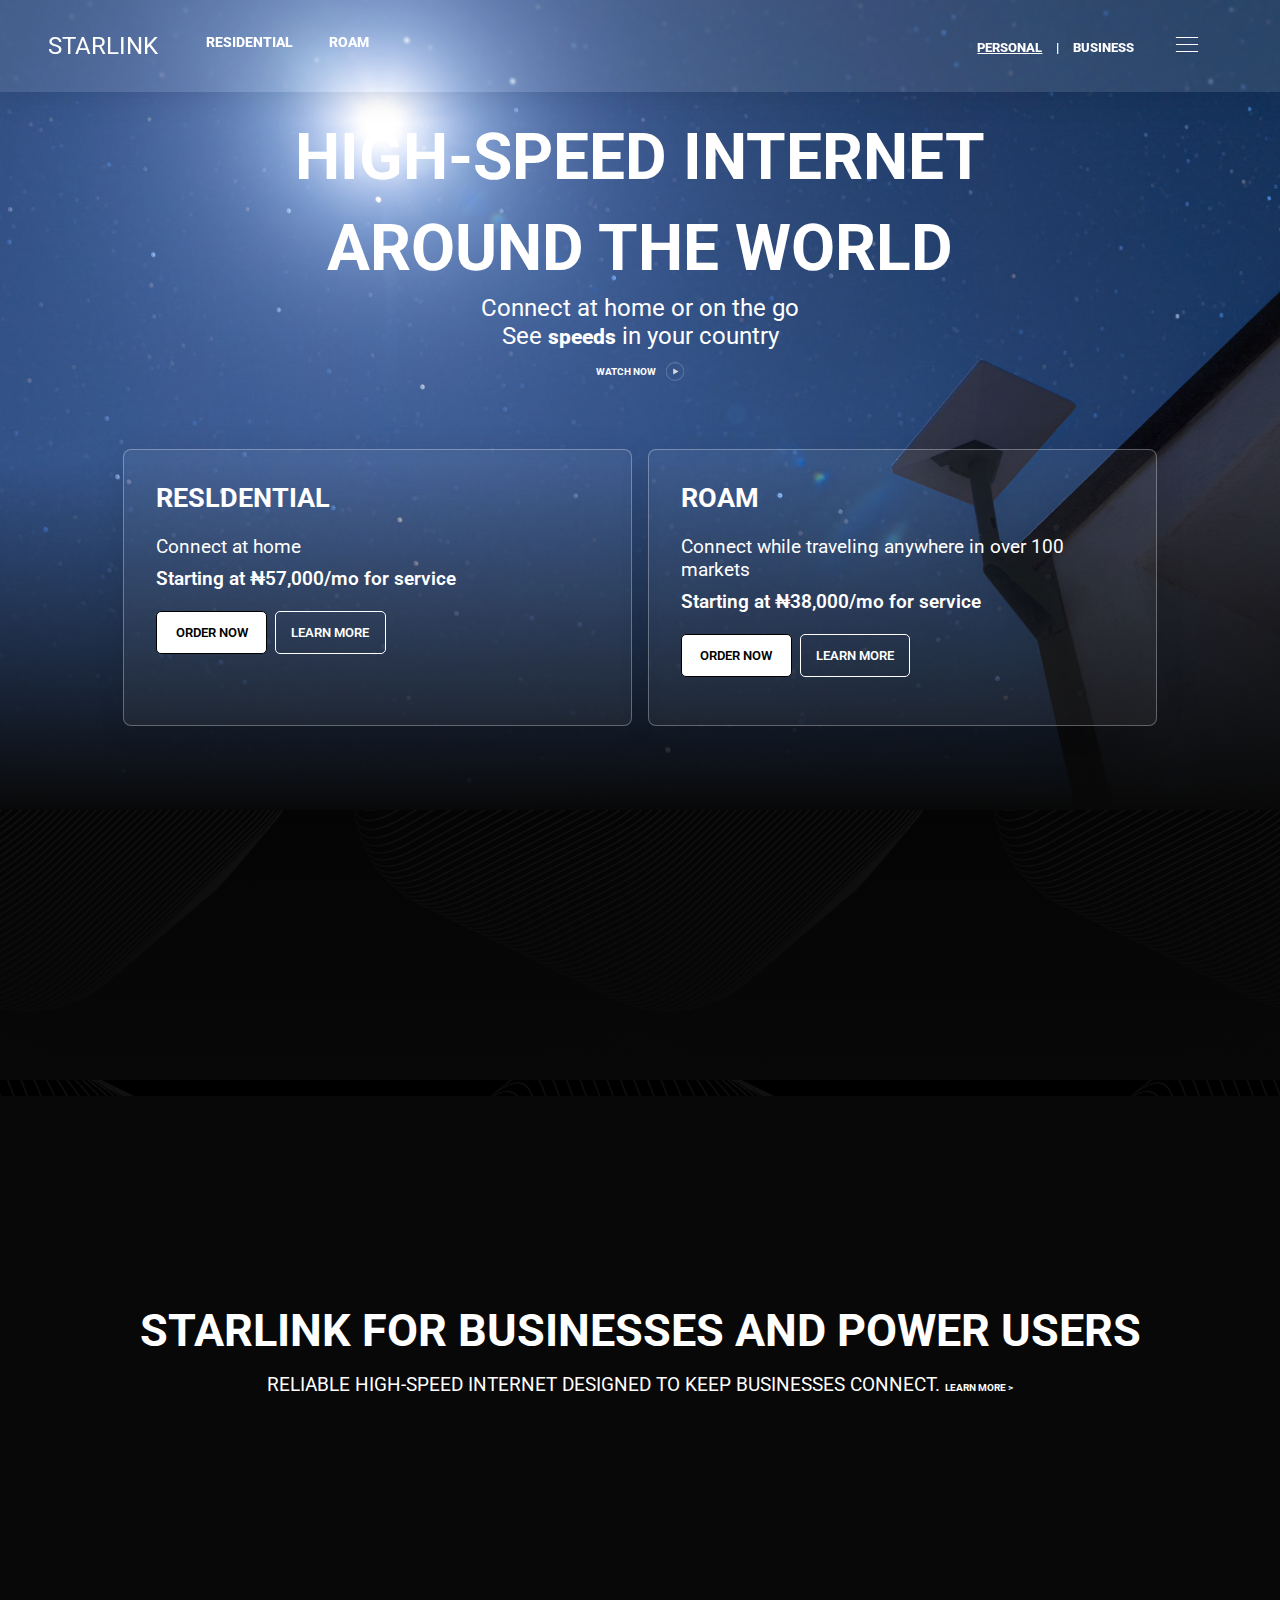
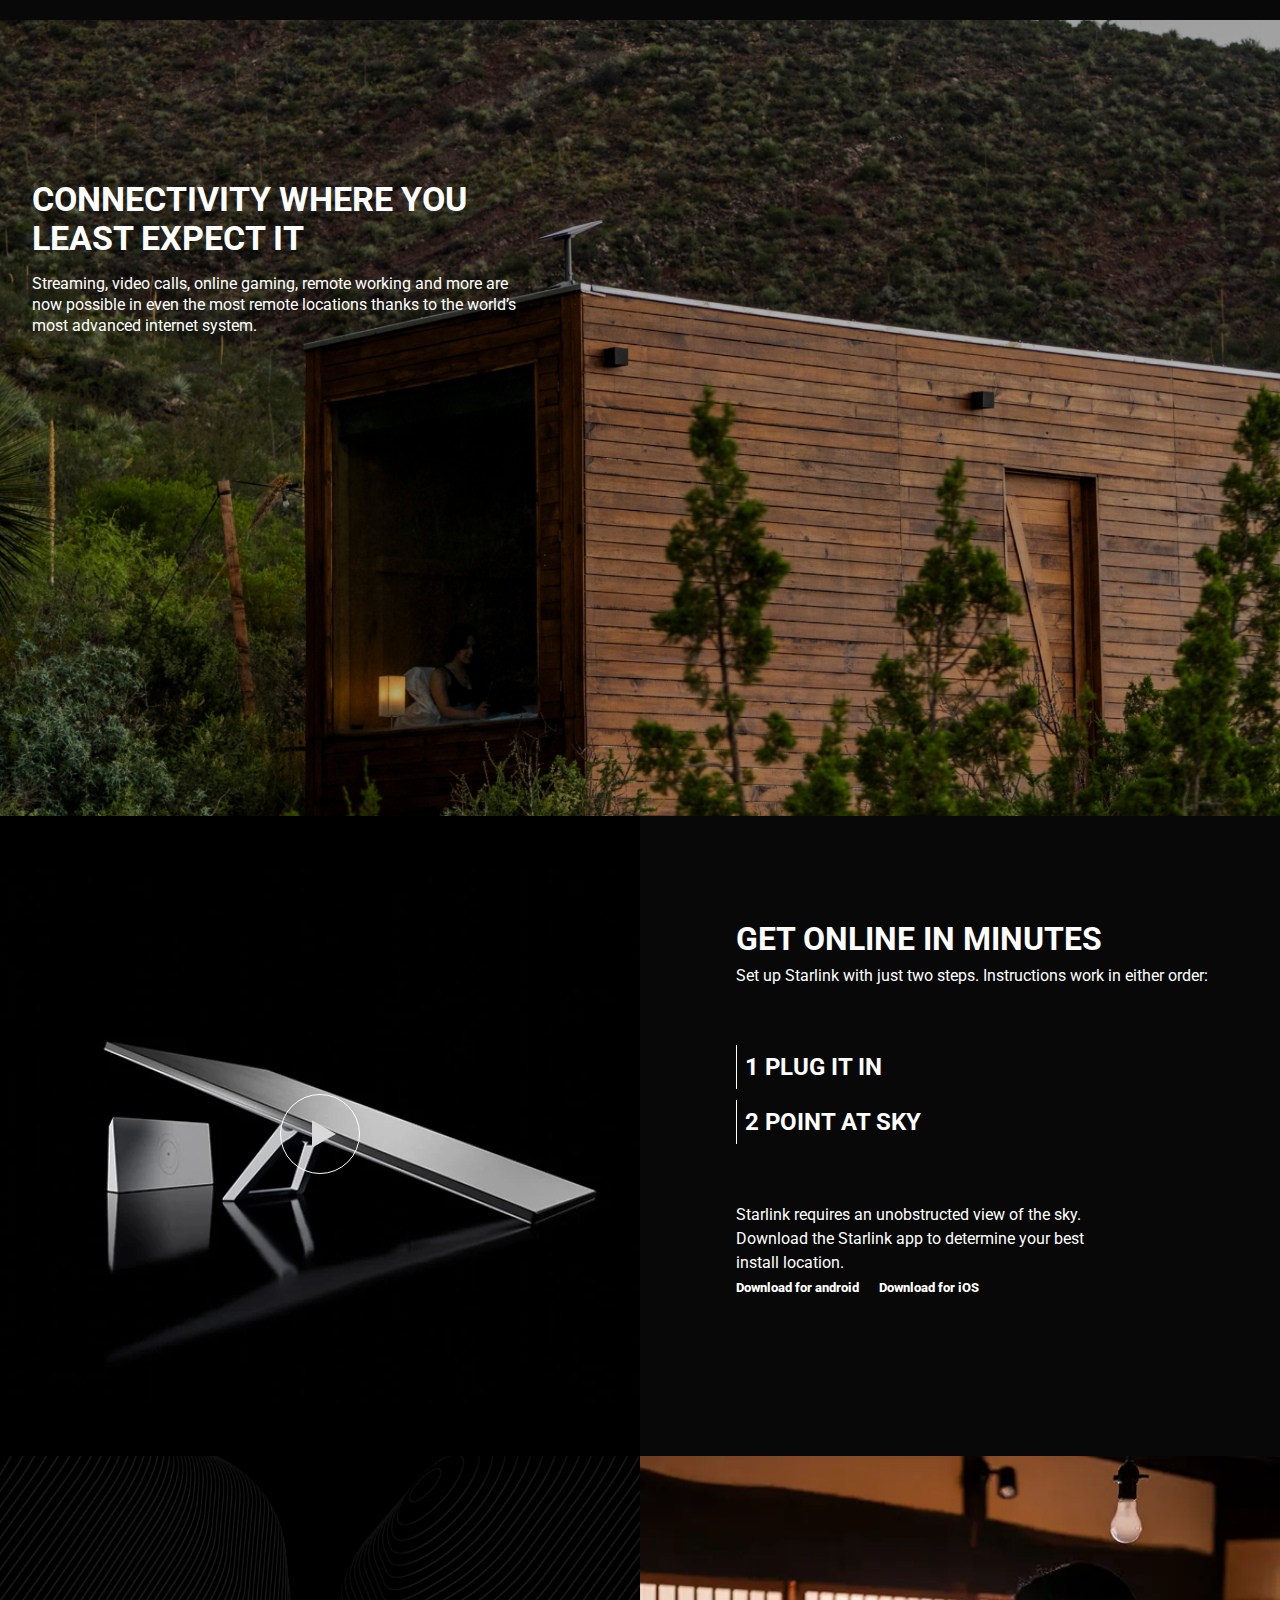
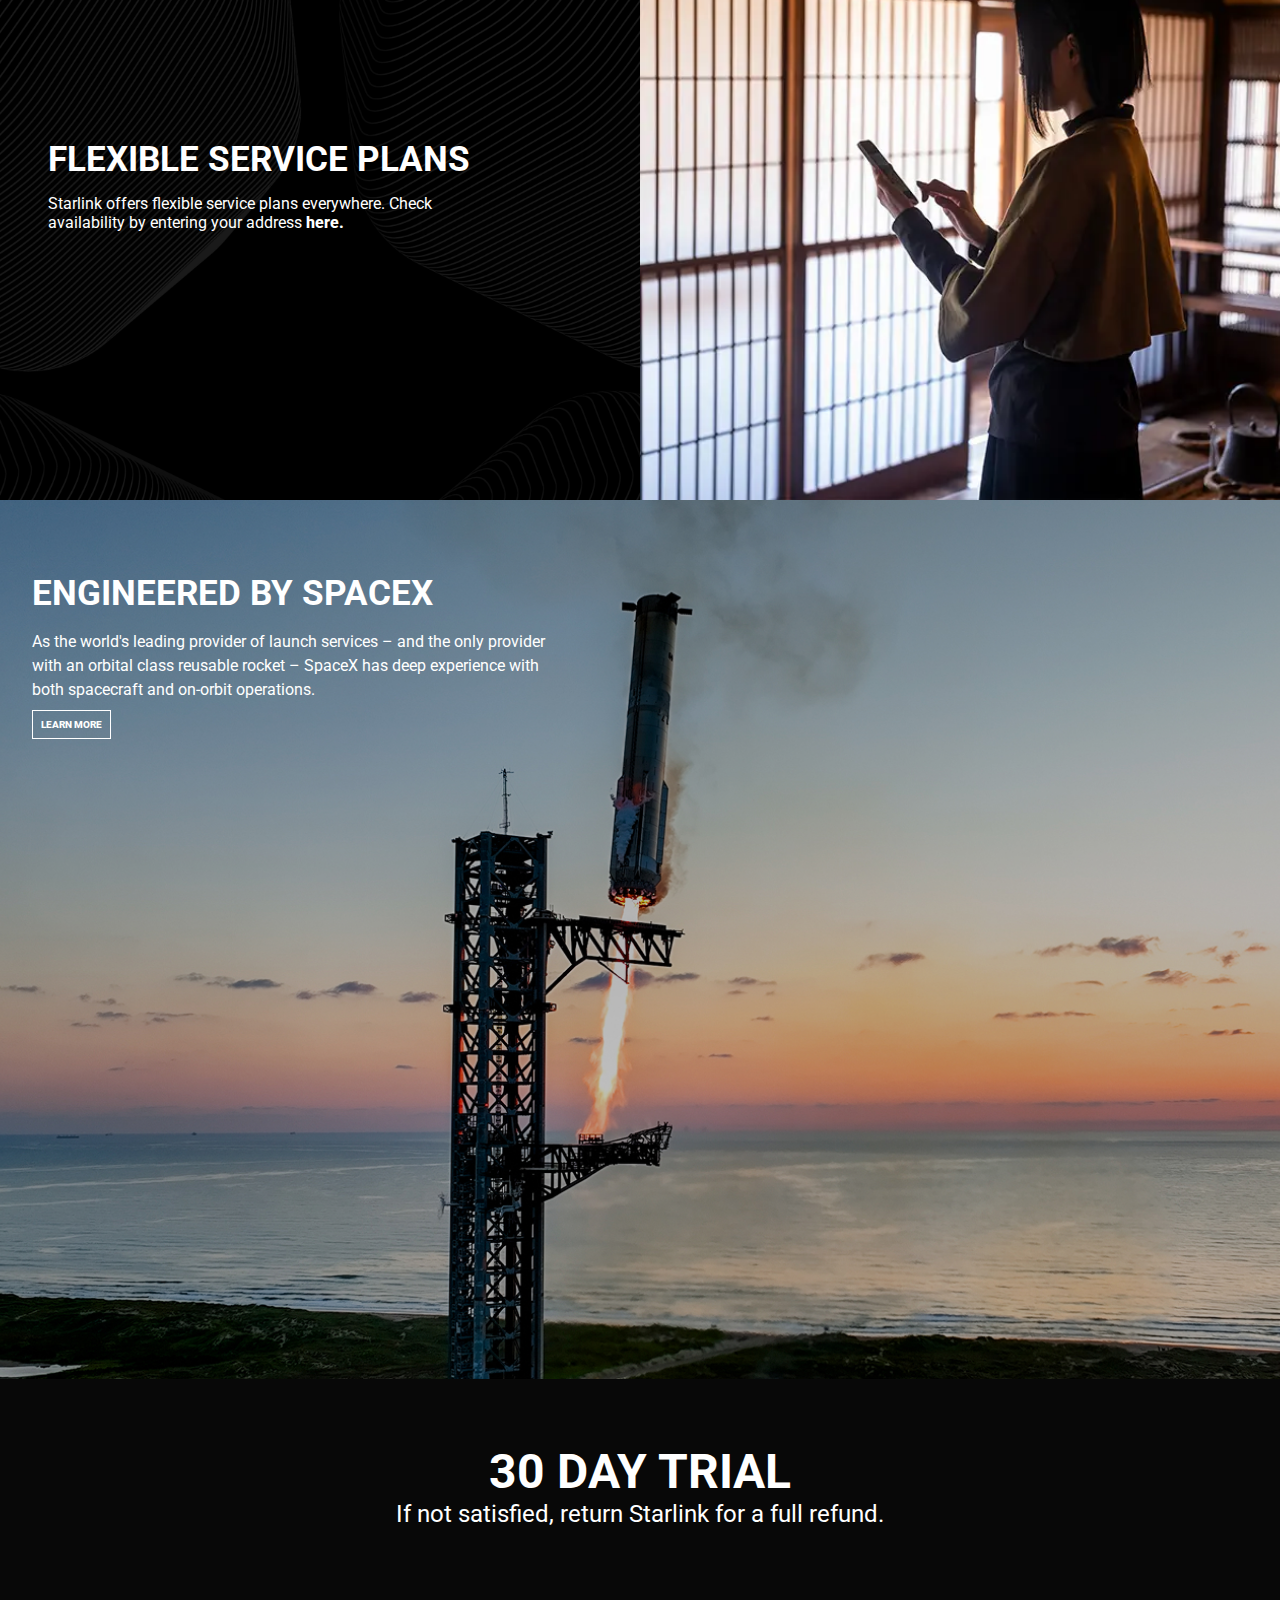
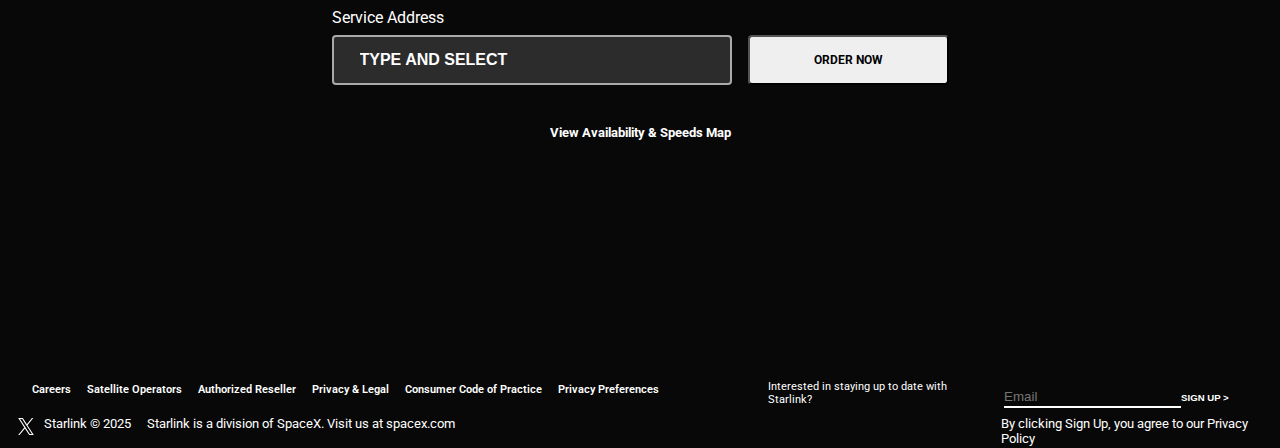
<file: index.html>
<!DOCTYPE html>
<html lang="en">
<head>
    <meta charset="UTF-8">
    <meta name="viewport" content="width=device-width, initial-scale=1.0">
    <title>Starlink</title>
    <link rel="stylesheet" href="./main.css">
    <link rel="stylesheet" href="./share.css">
</head>
<body>
    <main>
        <header>
            <!-- <div class="month">
                <a href="">1 month of FREE service upon activation between 
                    May 20th and June 16th. Residential plans only.</a>
            </div> -->
            <div class="starlink">
                 <div class="starlink-one">
                    <a class="star" href="">STARLINK</a>
                    <div class="roam">
                        <a class="residenti" href="./reside/index.html">RESIDENTIAL</a>
                        <a class="roam-roam" href="./starlink_roam/index.html">ROAM</a>
                    </div>
                 </div>

                 <div class="starlink-two">
                   <a class="personal" href="">PERSONAL</a>
                   <a class="personal" href="">|</a>
                   <a class="business" href="">BUSINESS</a>
                   <a href=""> <img class="hamburger" src="./image/Menu_Hamburger (1).svg" alt="Hamburger"> </a>
                 </div>
            </div>
        </header>

        <div class="country">
            <div class="speed-internet">
              <div class="speed-internet-second">

           
           <div class="high">
            <h2>HIGH-SPEED INTERNET </h2>
            <h2>AROUND THE WORLD  </h2>
           
            <p> Connect at home or on the go </p>
            <p> See <span class="speeds">speeds</span>  in your country </p>
            
            <div class="watch-now">
              <a href="">WATCH NOW</a>
              <img class="watch" src="./image/download-play.svg" alt="">
            </div>
           
           </div>

           <div class="residential-roam">
             <div class="residential">
                <h3>
                  RESLDENTIAL
                </h3>
                <p>
                  Connect at home  
                </p>
                <p class="starting">
                    Starting at ₦57,000/mo for service  
                </p>
                <div class="order-learn">
                  <div class="order">
                    <a href="">ORDER NOW</a>
                  </div>
                    <div  class="learn">
                      <a href="">LEARN MORE</a>
                    </div>
                </div>
             </div>

             <div class="residential">
                <h3>
                  ROAM
                </h3>
                <p>
                  Connect while traveling anywhere in over 100 markets  
                </p>
                <p class="starting">
                    Starting at ₦38,000/mo for service  
                </p>
                <div class="order-learn">
                  <div class="order">
                    <a href="">ORDER NOW</a>
                  </div>
                  <div class="learn">
                    <a href="">LEARN MORE</a>
                  </div>
                    
                </div>
             </div>
           </div>

          </div>
        </div>
        </div>

        <section id="businesses">
             <div class="businesses-two">
                 <h2>
                    STARLINK FOR BUSINESSES AND POWER USERS
                 </h2>
                 <p>
                    RELIABLE HIGH-SPEED INTERNET DESIGNED TO KEEP BUSINESSES CONNECT. <a class="learn-more">LEARN MORE > </a>
                 </p>
             </div>
        </section>

        <div class="connectivity">
            <div class="connectivity-two">
                <h3>
                    CONNECTIVITY WHERE YOU LEAST EXPECT IT
                </h3>
                <p>
                    Streaming, video calls, online gaming, remote working and more are now 
                    possible in even the most remote locations thanks to the world’s most 
                    advanced internet system.
                </p>
            </div>
        </div>

        <div class="online">
            <div class="online-two">
             <div class="get-tow">
                 <img src="./image/home_b_install_m-2.webp" alt="">
                 <div class="download">
                    <img src="./image/download-play.svg" alt="">
                 </div>
             </div>
             <div class="get">
              <div class="steps">
                <h3>
                  GET ONLINE IN MINUTES
                </h3>
                <p>
                 Set up Starlink with just two steps. Instructions work in either order:
                </p>
              </div>
              <div class="plug">
                <h3>
                  1 PLUG IT IN
                </h3>
                <h3>
                   2 POINT AT SKY
                </h3>
              </div>
              <div class="requires">
                <p>
                  Starlink requires an unobstructed view of the sky. Download the Starlink app 
                  to determine your best install location.
                </p>
                <a href="">Download for android</a>
                <a href="">Download for iOS</a>
              </div>
             </div>
            </div>
        </div>

        <div class="flexible">
          <div class="flexible-p">
            <h2>
              FLEXIBLE SERVICE PLANS
            </h2>
            <p>
              Starlink offers flexible service plans everywhere. Check availability by 
              entering your address <span class="here">here.</span> 
            </p>
          </div>
          <div class="flexible-image">
            <img src="./image/home_b_feature2_m-3.webp" alt="">
          </div>
        </div>

        <div class="engineered">
          <div class="engineered-two">
            <h3>
              ENGINEERED BY SPACEX
            </h3>
            <p>
              As the world's leading provider of launch services – and the only provider 
              with an orbital class reusable rocket – SpaceX has deep experience with both 
              spacecraft and on-orbit operations.
            </p>
            <a href="">LEARN MORE</a>
          </div>
        </div>

        <section>
          <div class="trial">
            <h2>
              30 DAY TRIAL
            </h2>
            <p>
              If not satisfied, return Starlink for a full refund.
            </p>
            <form class="address" action="">
              <label for="">Service Address</label> <br>
              <div class="form-order">
                <input class="select" type="text" value="TYPE AND SELECT">
                <button class="order-now"> ORDER NOW </button>
              </div>
              
            </form>

            <a href="">View Availability & Speeds Map</a>
          </div>
        </section>

        <starlink-footer class="foot-careers-division">
        
          <div class="careers-division">
            <div class="careers">
              <a href="">Careers</a>
              <a href="">Satellite Operators</a>
              <a href="">Authorized Reseller</a>
              <a href="">Privacy & Legal</a>
              <a href="">Consumer Code of Practice</a>
              <a href="">Privacy Preferences</a>
            </div>

            <div class="division">
              <div class="vision">
                  <a class="x" href=""><img src="./image/download-x.svg" alt=""></a>
                  <p>
                    Starlink © 2025
                  </p>
                
                <p>
                  Starlink is a division of SpaceX. Visit us at spacex.com
                </p>
              </div>
            </div>
          </div>

          <div class="interested">
            <div class="staying">
              <p>
                Interested in staying up to date with Starlink? 
              </p>
            </div>
            <div class="foot-form">
              <form class="form-form" action="">
                <input class="input-email" type="email" placeholder="Email">
                <button class="sign-up">
                  SIGN UP >
                </button>
              </form>
              <p>
                By clicking Sign Up, you agree to our 
                <a href="">Privacy Policy</a>
              </p>
            </div>
          </div>
              
        <starlink-footer>

    </main>
    
</body>
</html>
</file>
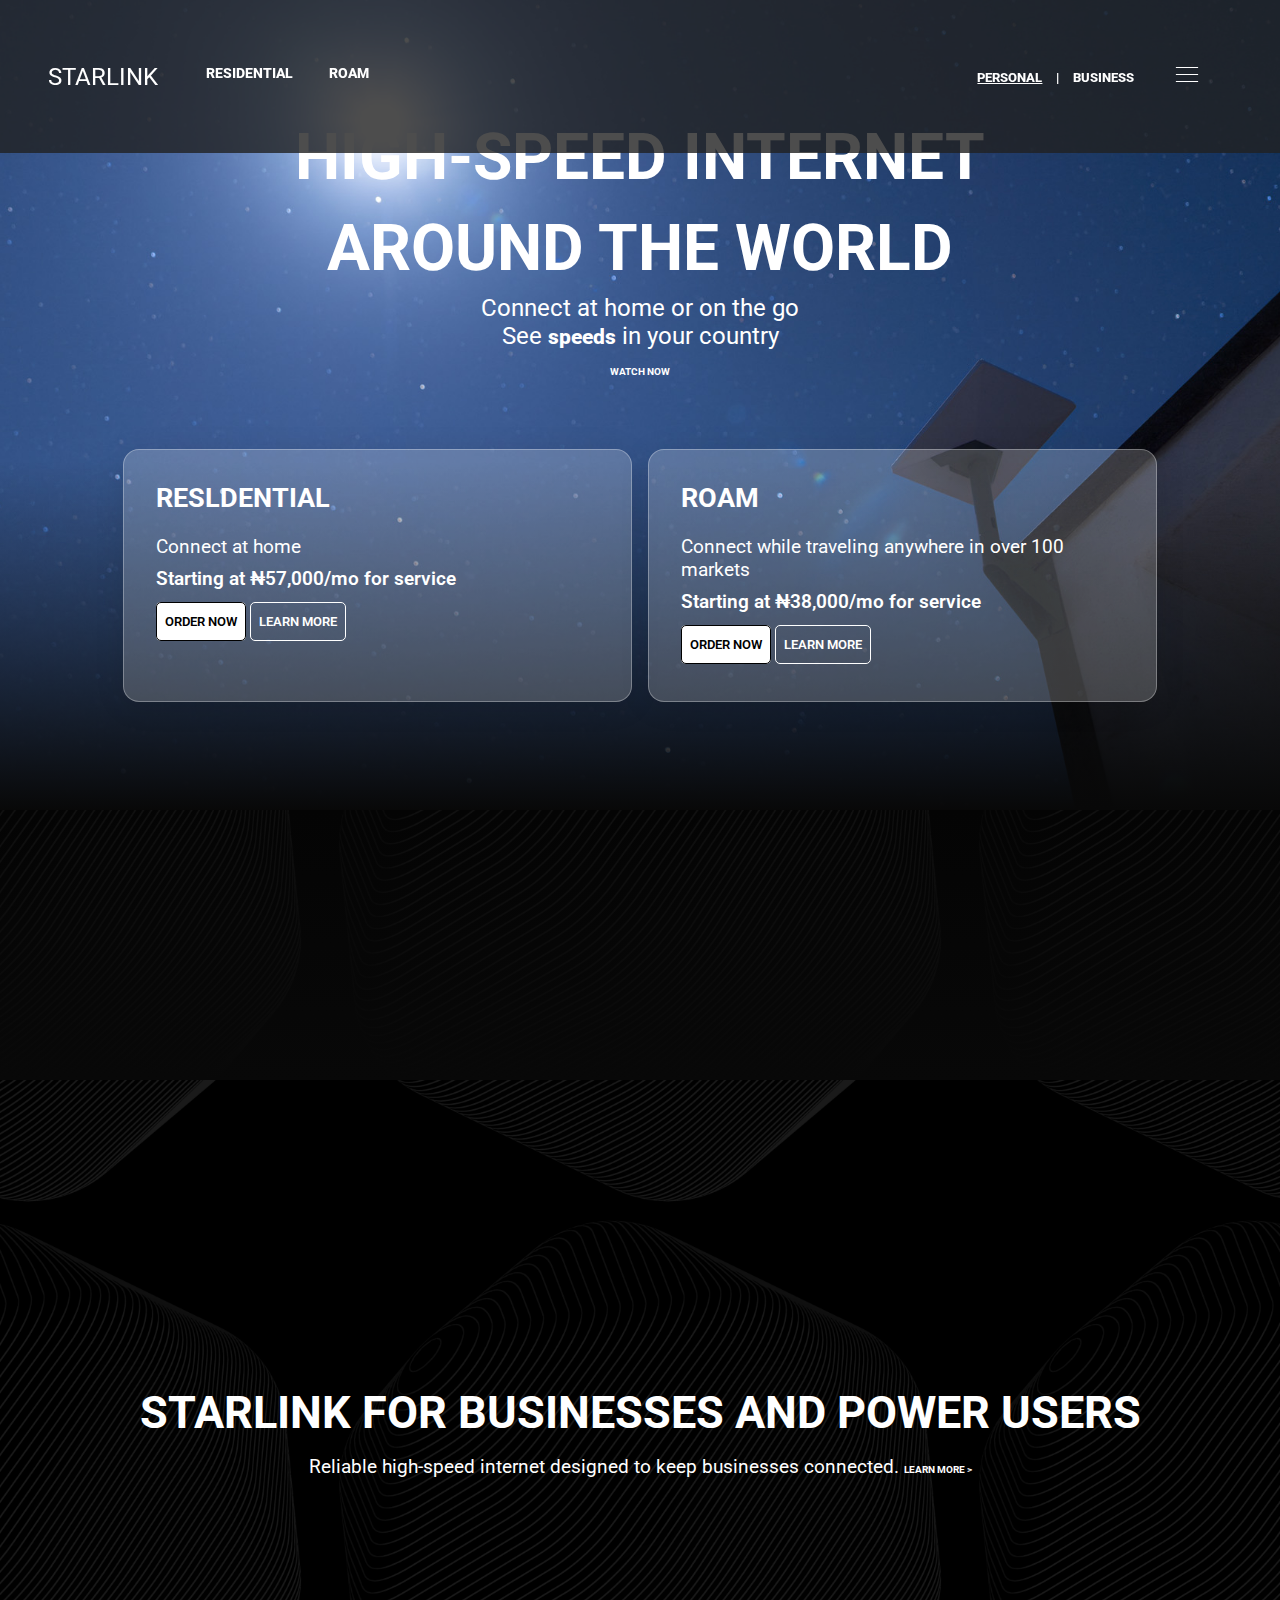
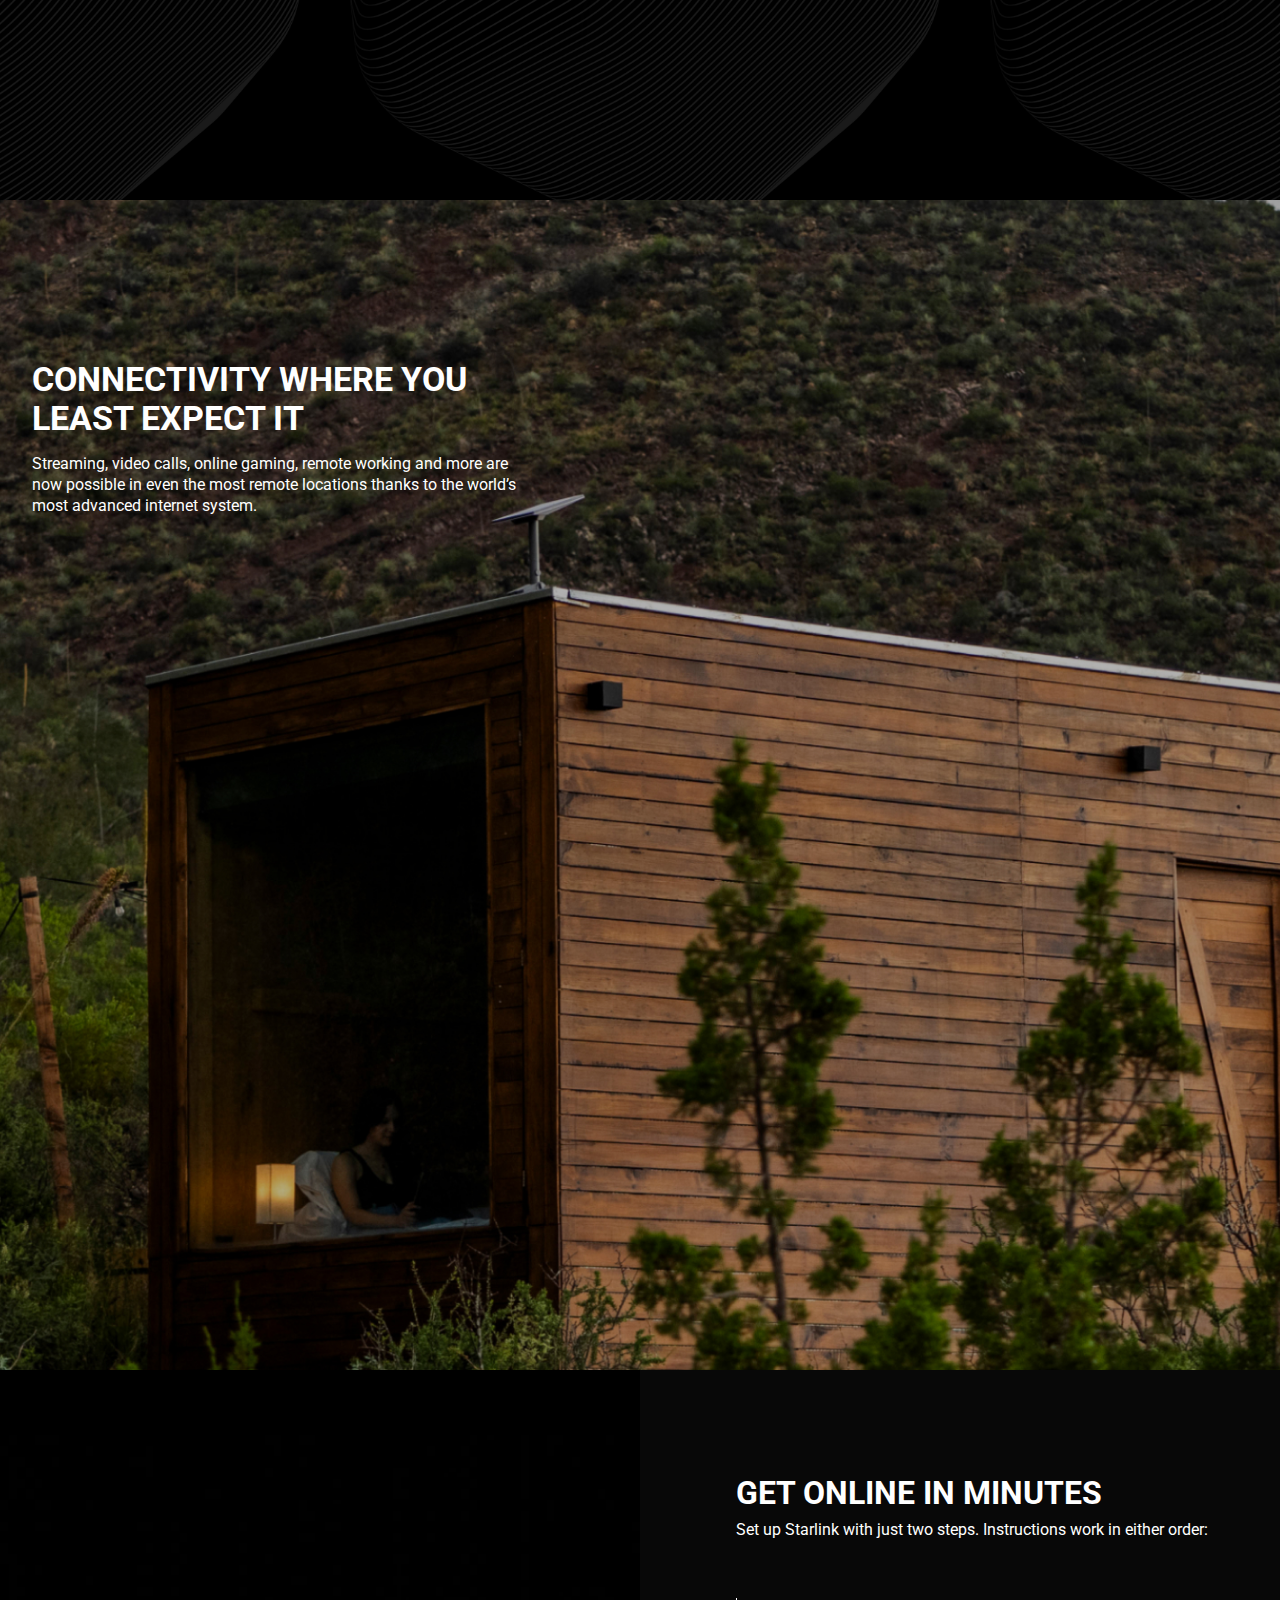
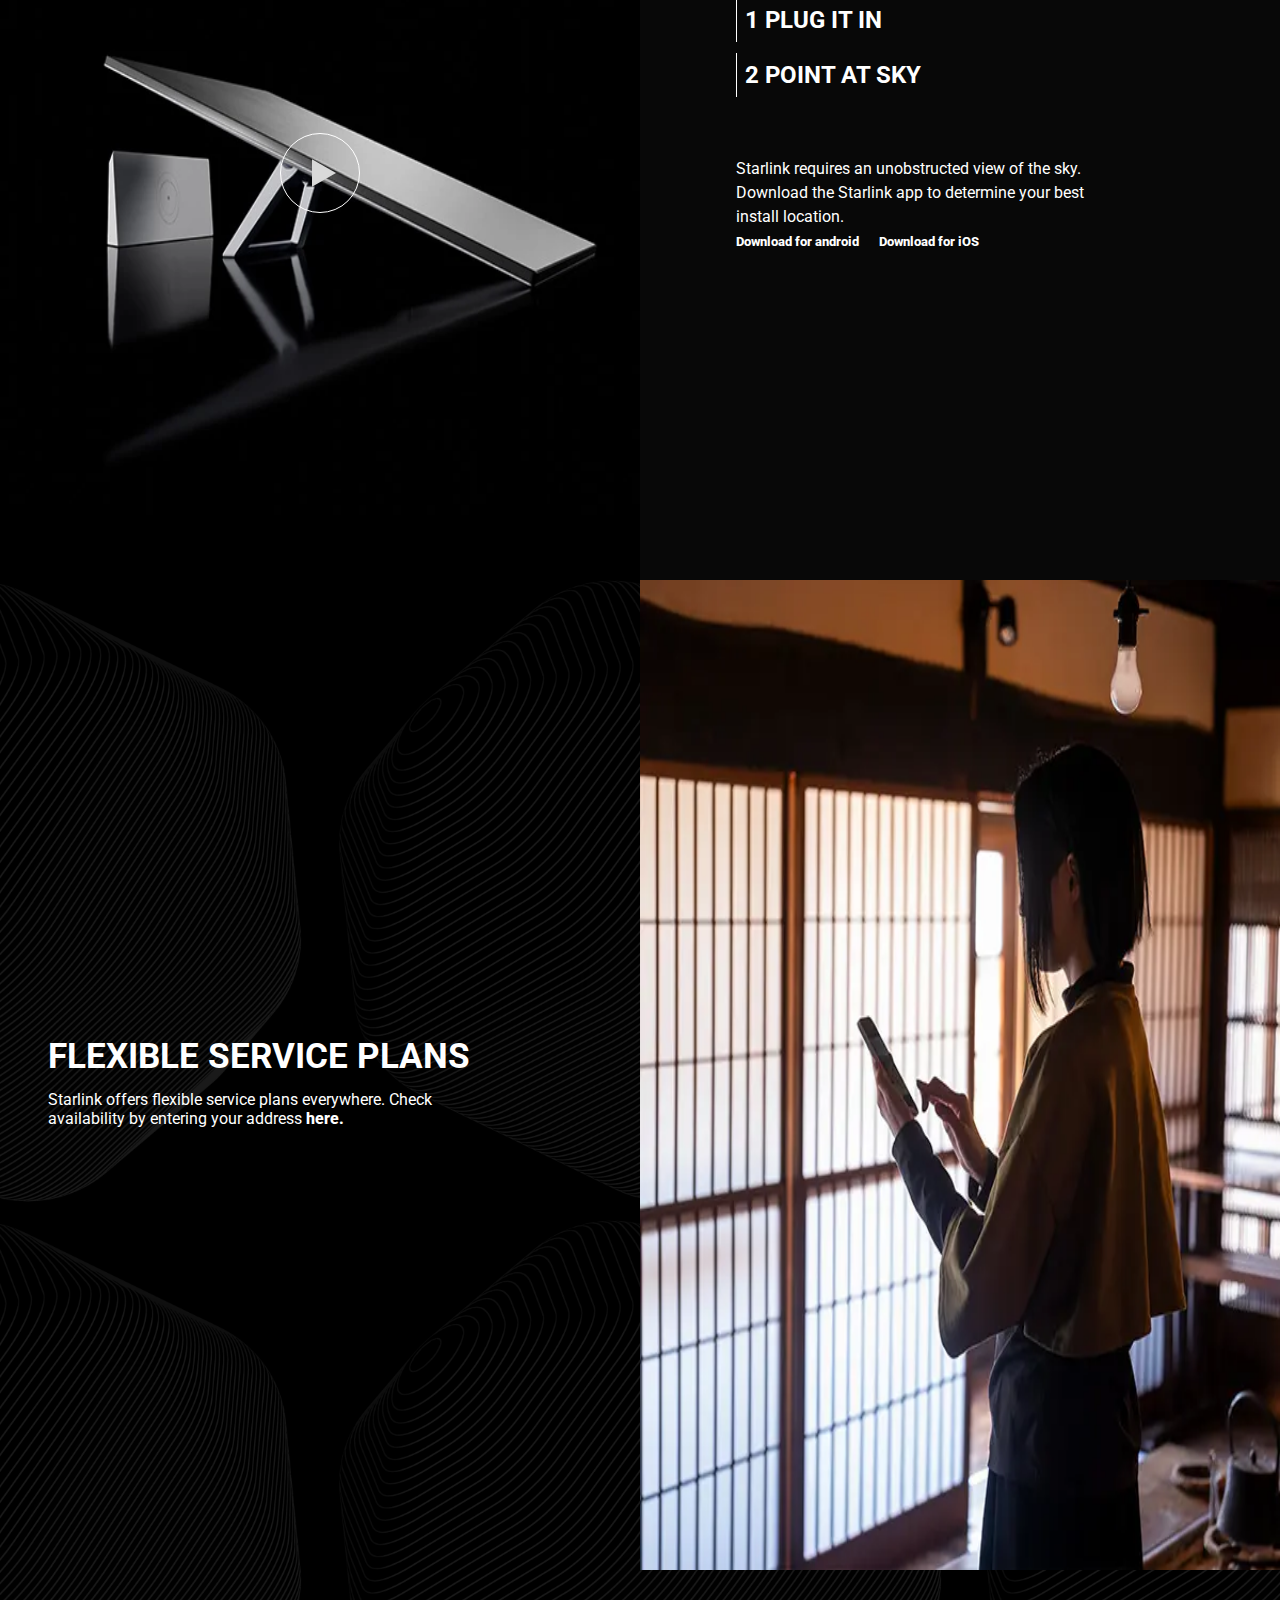
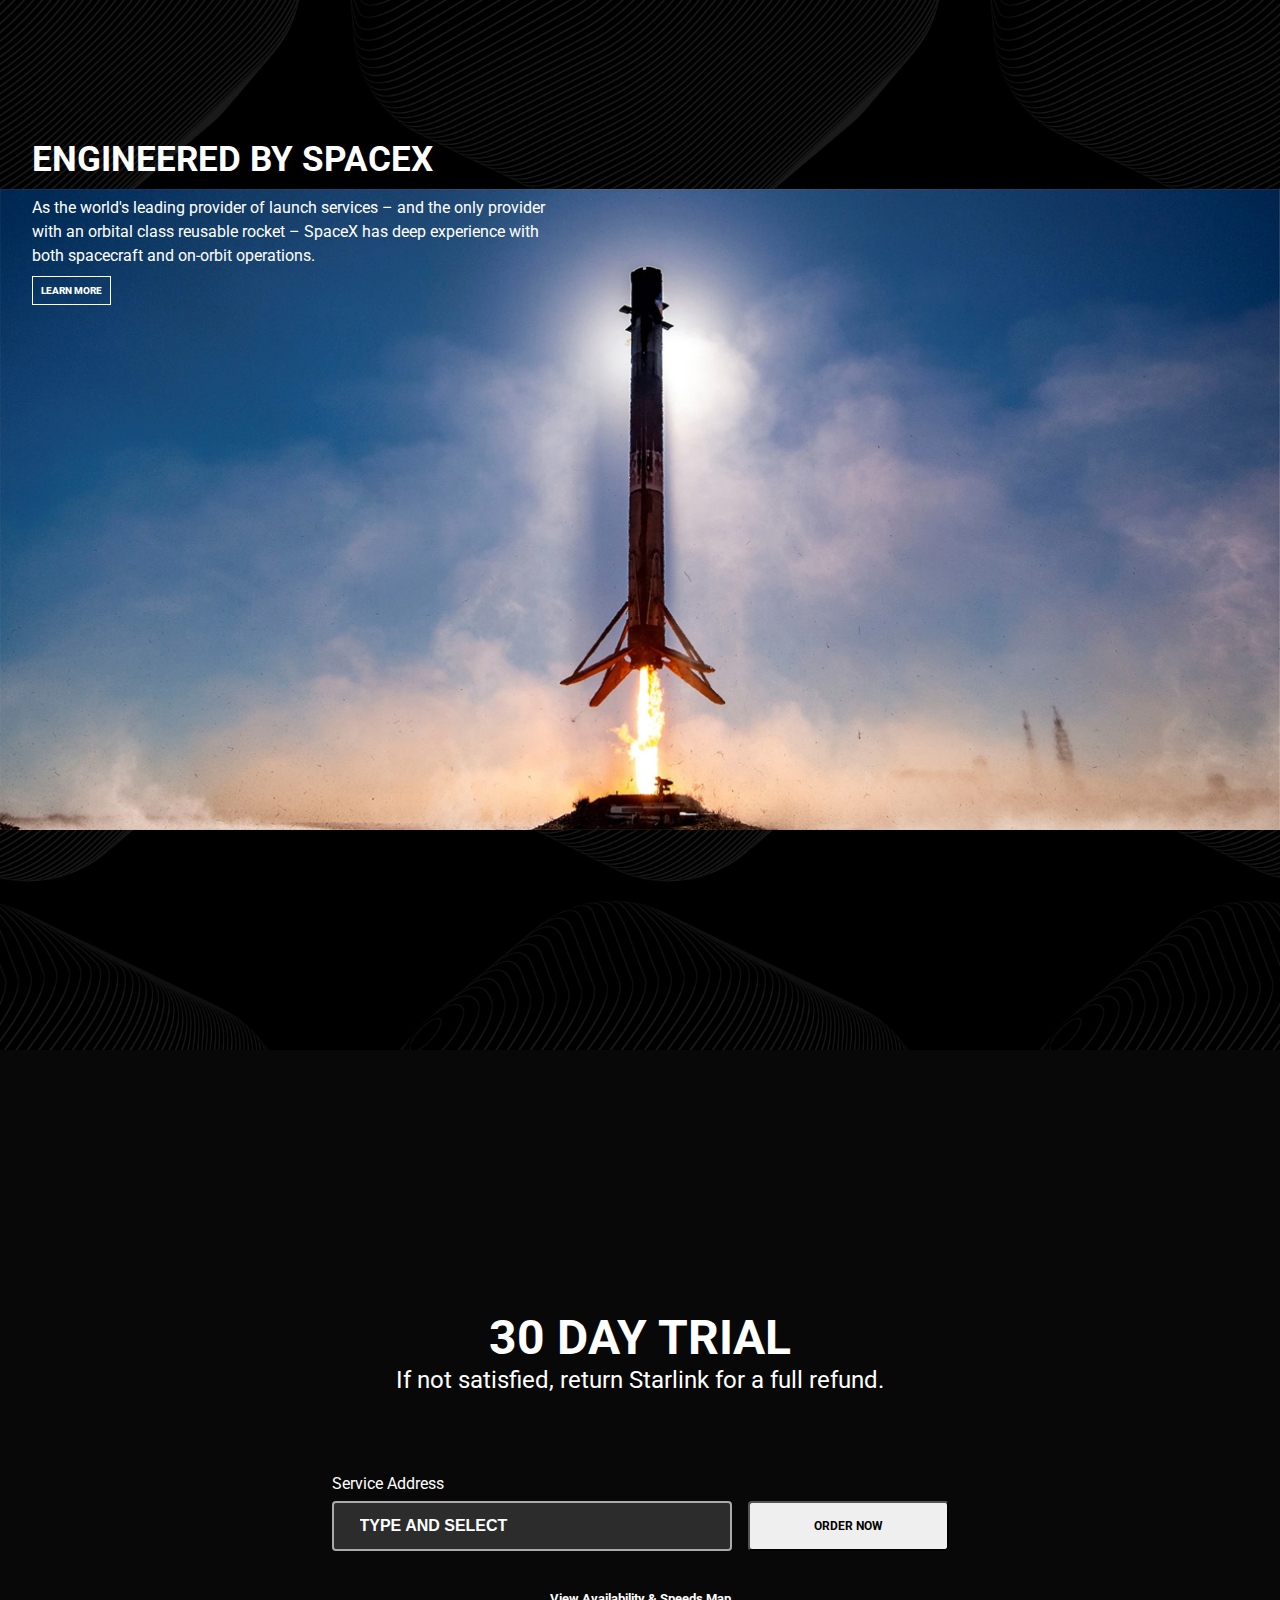
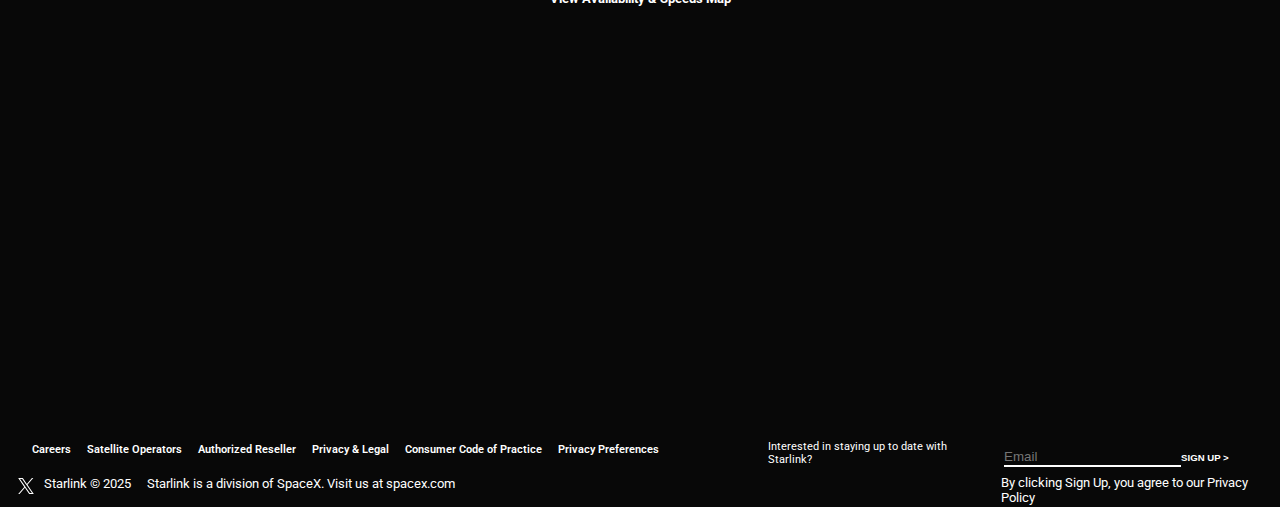
<file: main/index.html>
<!DOCTYPE html>
<html lang="en">
<head>
    <meta charset="UTF-8">
    <meta name="viewport" content="width=device-width, initial-scale=1.0">
    <title>Starlink</title>
    <link rel="stylesheet" href="./main.css">
    <link rel="stylesheet" href="../share.css">
</head>
<body>
    <main>
        <header>
            <!-- <div class="month">
                <a href="">1 month of FREE service upon activation between 
                    May 20th and June 16th. Residential plans only.</a>
            </div> -->
            <section id="starlink">
                 <div class="starlink-one">
                    <a class="star" href="">STARLINK</a>
                    <div class="roam">
                        <a href="">RESIDENTIAL</a>
                        <a href="">ROAM</a>
                    </div>
                 </div>

                 <div class="starlink-two">
                   <a class="personal" href="">PERSONAL</a>
                   <a class="personal" href="">|</a>
                   <a class="business" href="">BUSINESS</a>
                   <a href=""> <img class="hamburger" src="./image/Menu_Hamburger (1).svg" alt=""> </a>
                 </div>
            </section>
        </header>

        <section id="country">
            <div class="speed-internet">
              <div class="speed-internet-second">

             

           
           <div class="high">
            <h2>HIGH-SPEED INTERNET </h2>
            <h2>AROUND THE WORLD  </h2>
           
            <p> Connect at home or on the go </p>
            <p> See <span class="speeds">speeds</span>  in your country </p>
            
            <a href="">WATCH NOW</a>
           </div>

           <div class="residential-roam">
             <div class="residential">
                <h3>
                  RESLDENTIAL
                </h3>
                <p>
                  Connect at home  
                </p>
                <p class="starting">
                    Starting at ₦57,000/mo for service  
                </p>
                <div>
                    <a class="order" href="">ORDER NOW</a>
                    <a class="learn" href="">LEARN MORE</a>
                </div>
             </div>

             <div class="residential">
                <h3>
                  ROAM
                </h3>
                <p>
                  Connect while traveling anywhere in over 100 markets  
                </p>
                <p class="starting">
                    Starting at ₦38,000/mo for service  
                </p>
                <div>
                    <a class="order" href="">ORDER NOW</a>
                    <a class="learn" href="">LEARN MORE</a>
                </div>
             </div>
           </div>

          </div>
        </div>
        </section>

        <section id="businesses">
             <div class="businesses-two">
                 <h2>
                    STARLINK FOR BUSINESSES AND POWER USERS
                 </h2>
                 <p>
                    Reliable high-speed internet designed to keep businesses connected. <a class="learn-more">LEARN MORE > </a>
                 </p>
             </div>
        </section>

        <section id="connectivity">
            <div class="connectivity-two">
                <h3>
                    CONNECTIVITY WHERE YOU LEAST EXPECT IT
                </h3>
                <p>
                    Streaming, video calls, online gaming, remote working and more are now 
                    possible in even the most remote locations thanks to the world’s most 
                    advanced internet system.
                </p>
            </div>
        </section>

        <section id="online">
            <div class="online-two">
             <div class="get-tow">
                 <img src="./image/home_b_install_m-2.webp" alt="">
                 <div class="download">
                    <img src="./image/download-play.svg" alt="">
                 </div>
             </div>
             <div class="get">
              <div class="steps">
                <h3>
                  GET ONLINE IN MINUTES
                </h3>
                <p>
                 Set up Starlink with just two steps. Instructions work in either order:
                </p>
              </div>
              <div class="plug">
                <h3>
                  1 PLUG IT IN
                </h3>
                <h3>
                   2 POINT AT SKY
                </h3>
              </div>
              <div class="requires">
                <p>
                  Starlink requires an unobstructed view of the sky. Download the Starlink app 
                  to determine your best install location.
                </p>
                <a href="">Download for android</a>
                <a href="">Download for iOS</a>
              </div>
             </div>
            </div>
        </section>

        <section id="flexible">
          <div class="flexible-p">
            <h2>
              FLEXIBLE SERVICE PLANS
            </h2>
            <p>
              Starlink offers flexible service plans everywhere. Check availability by 
              entering your address <span class="here">here.</span> 
            </p>
          </div>
          <div class="flexible-image">
            <img src="./image/home_b_feature2_m-3.webp" alt="">
          </div>
        </section>

        <section id="engineered">
          <div class="engineered-two">
            <h3>
              ENGINEERED BY SPACEX
            </h3>
            <p>
              As the world's leading provider of launch services – and the only provider 
              with an orbital class reusable rocket – SpaceX has deep experience with both 
              spacecraft and on-orbit operations.
            </p>
            <a href="">LEARN MORE</a>
          </div>
        </section>

        <section>
          <div class="trial">
            <h2>
              30 DAY TRIAL
            </h2>
            <p>
              If not satisfied, return Starlink for a full refund.
            </p>
            <form class="address" action="">
              <label for="">Service Address</label> <br>
              <div class="form-order">
                <input class="select" type="text" value="TYPE AND SELECT">
                <button class="order-now"> ORDER NOW </button>
              </div>
              
            </form>

            <a href="">View Availability & Speeds Map</a>
          </div>
        </section>

        <starlink-footer class="foot-careers-division">
        
          <div class="careers-division">
            <div class="careers">
              <a href="">Careers</a>
              <a href="">Satellite Operators</a>
              <a href="">Authorized Reseller</a>
              <a href="">Privacy & Legal</a>
              <a href="">Consumer Code of Practice</a>
              <a href="">Privacy Preferences</a>
            </div>

            <div class="division">
              <div class="vision">
                  <a class="x" href=""><img src="./image/download-x.svg" alt=""></a>
                  <p>
                    Starlink © 2025
                  </p>
                
                <p>
                  Starlink is a division of SpaceX. Visit us at spacex.com
                </p>
              </div>
            </div>
          </div>

          <div class="interested">
            <div class="staying">
              <p>
                Interested in staying up to date with Starlink? 
              </p>
            </div>
            <div class="foot-form">
              <form class="form-form" action="">
                <input class="input-email" type="email" placeholder="Email">
                <button class="sign-up">
                  SIGN UP >
                </button>
              </form>
              <p>
                By clicking Sign Up, you agree to our 
                <a href="">Privacy Policy</a>
              </p>
            </div>
          </div>
              
        <starlink-footer>

    </main>
    
</body>
</html>
</file>
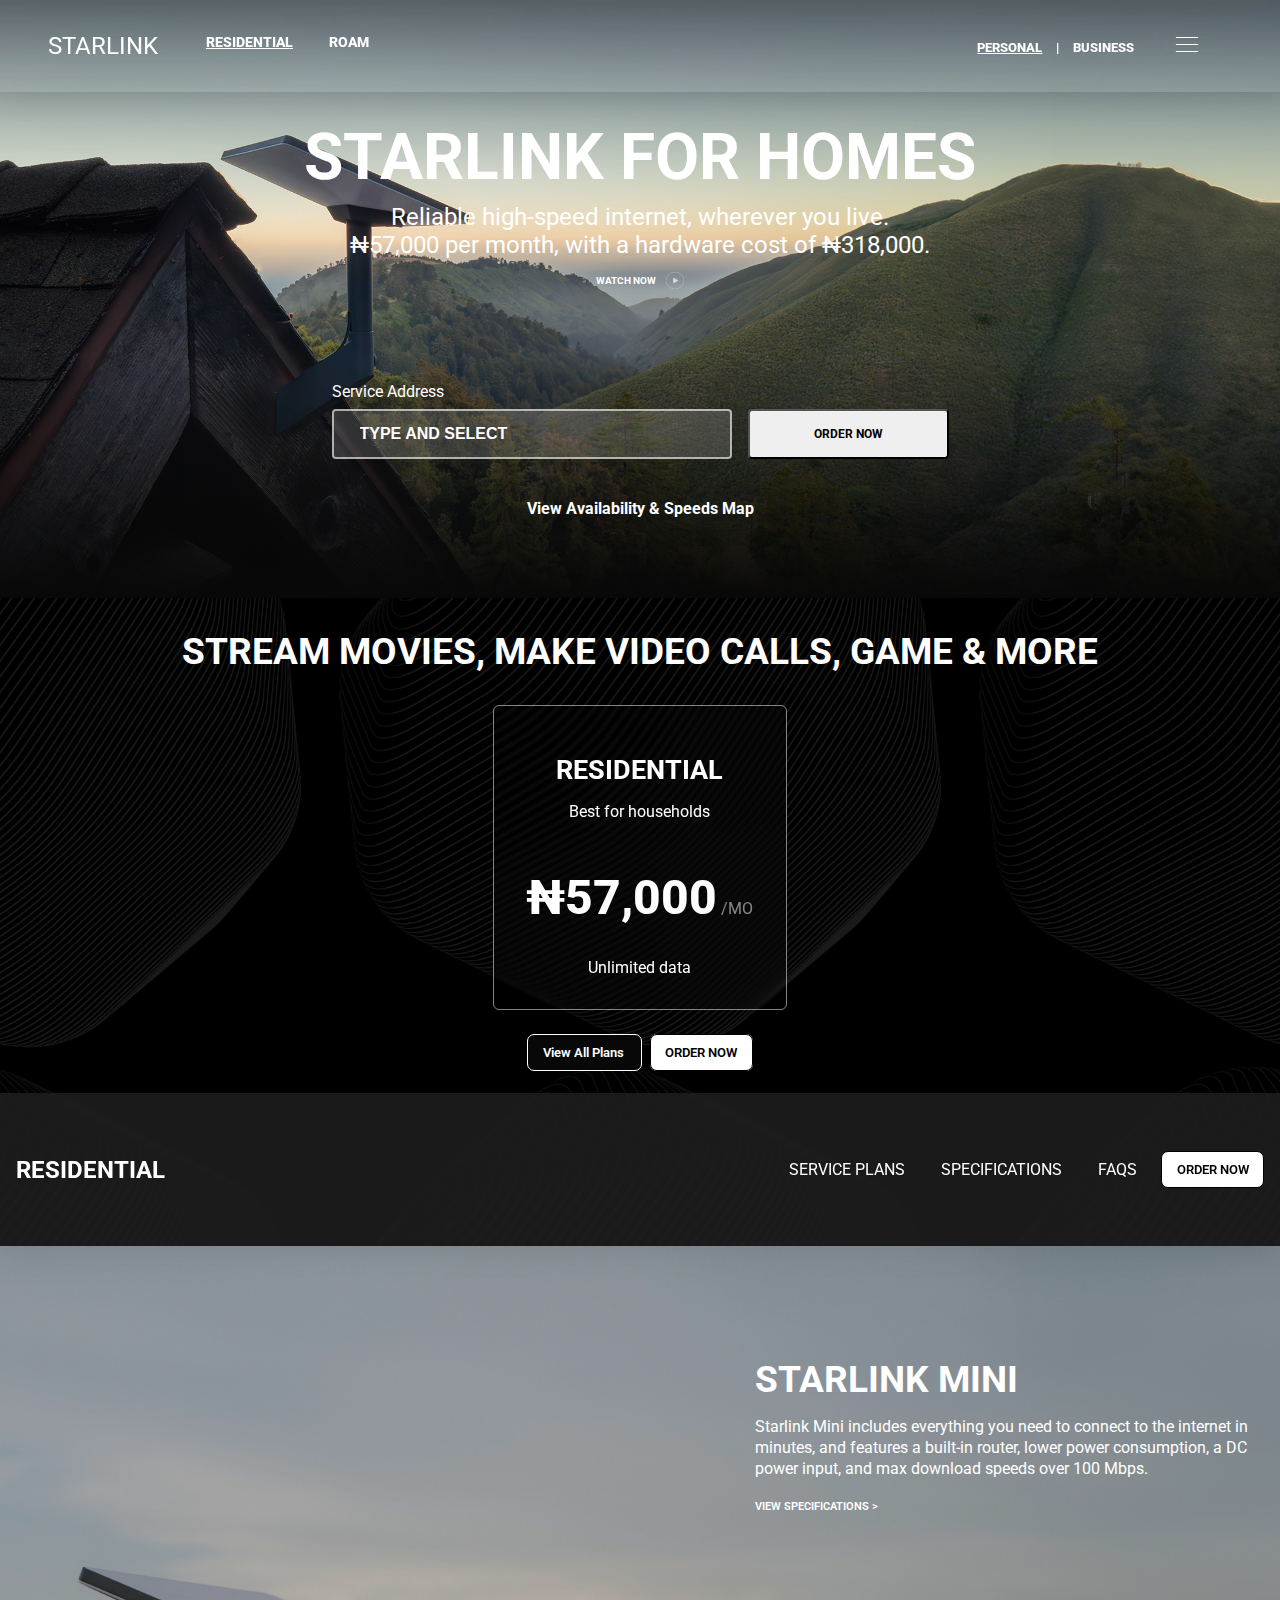
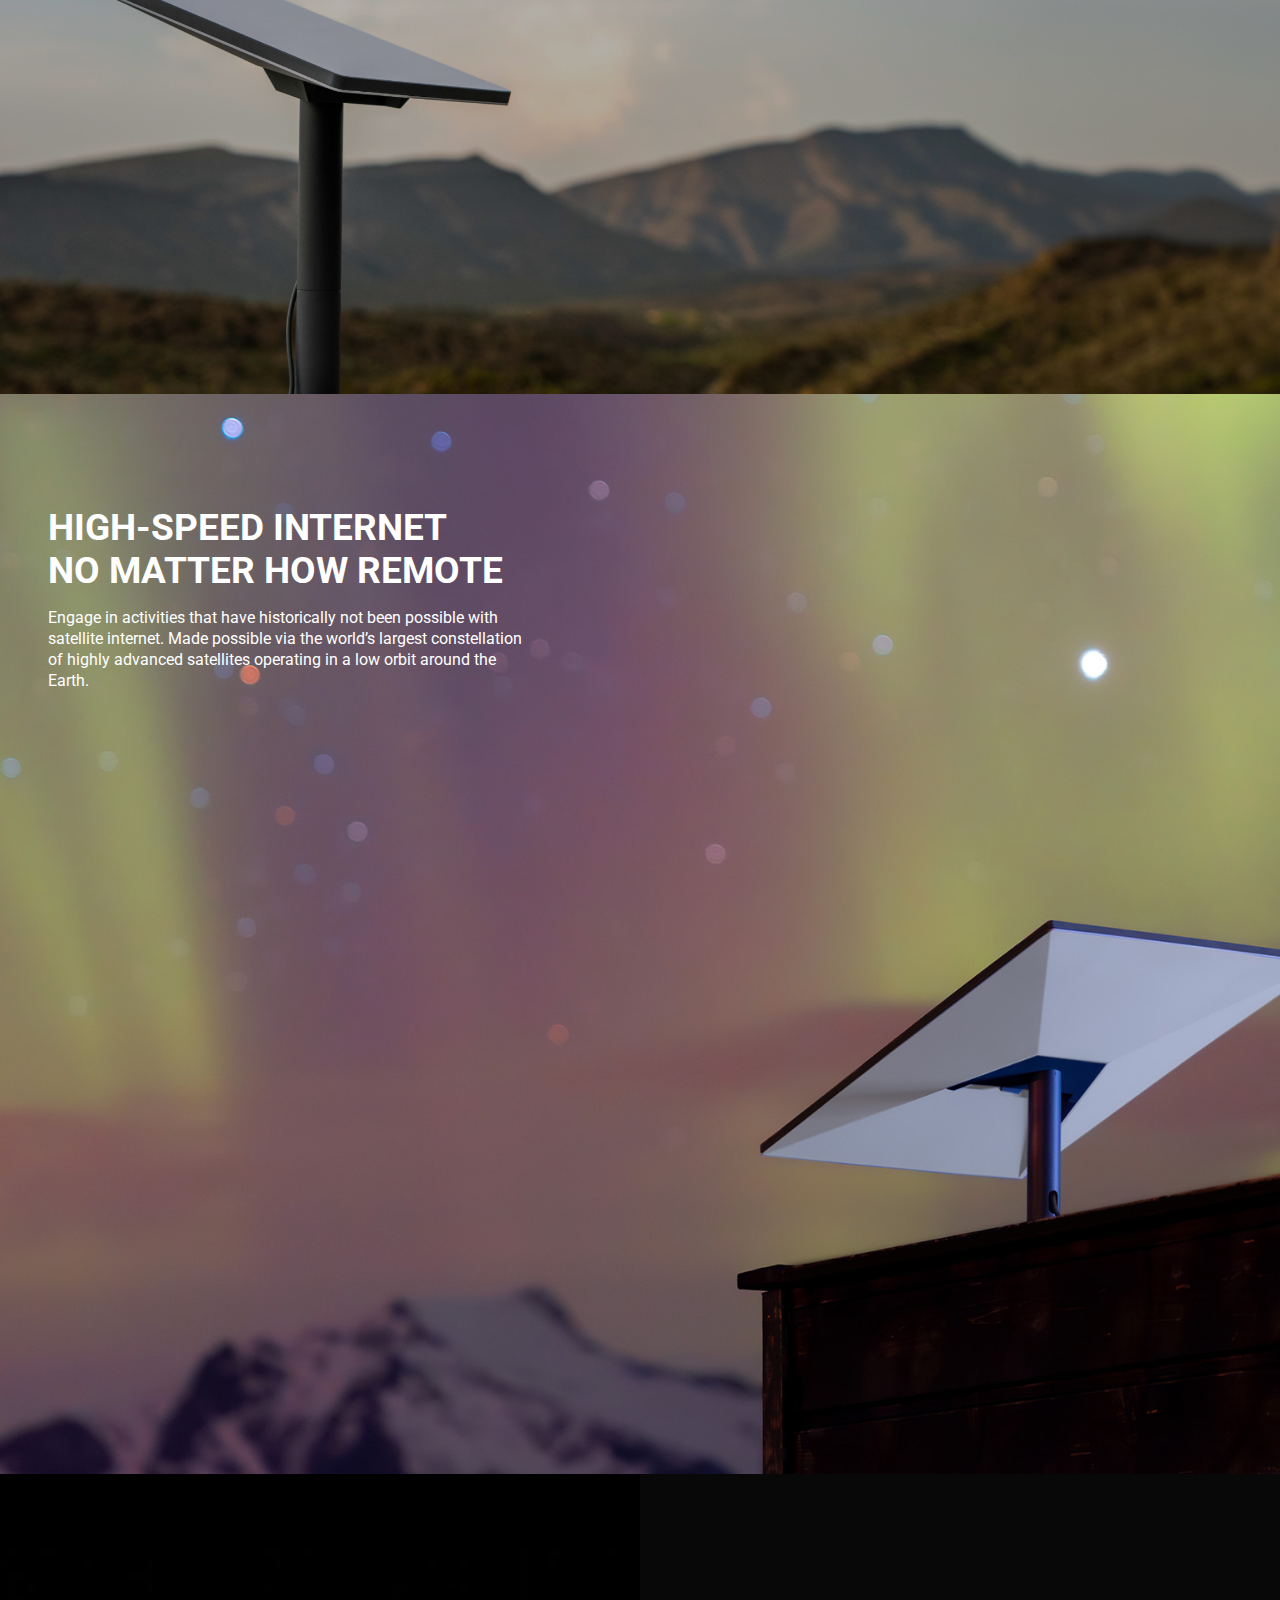
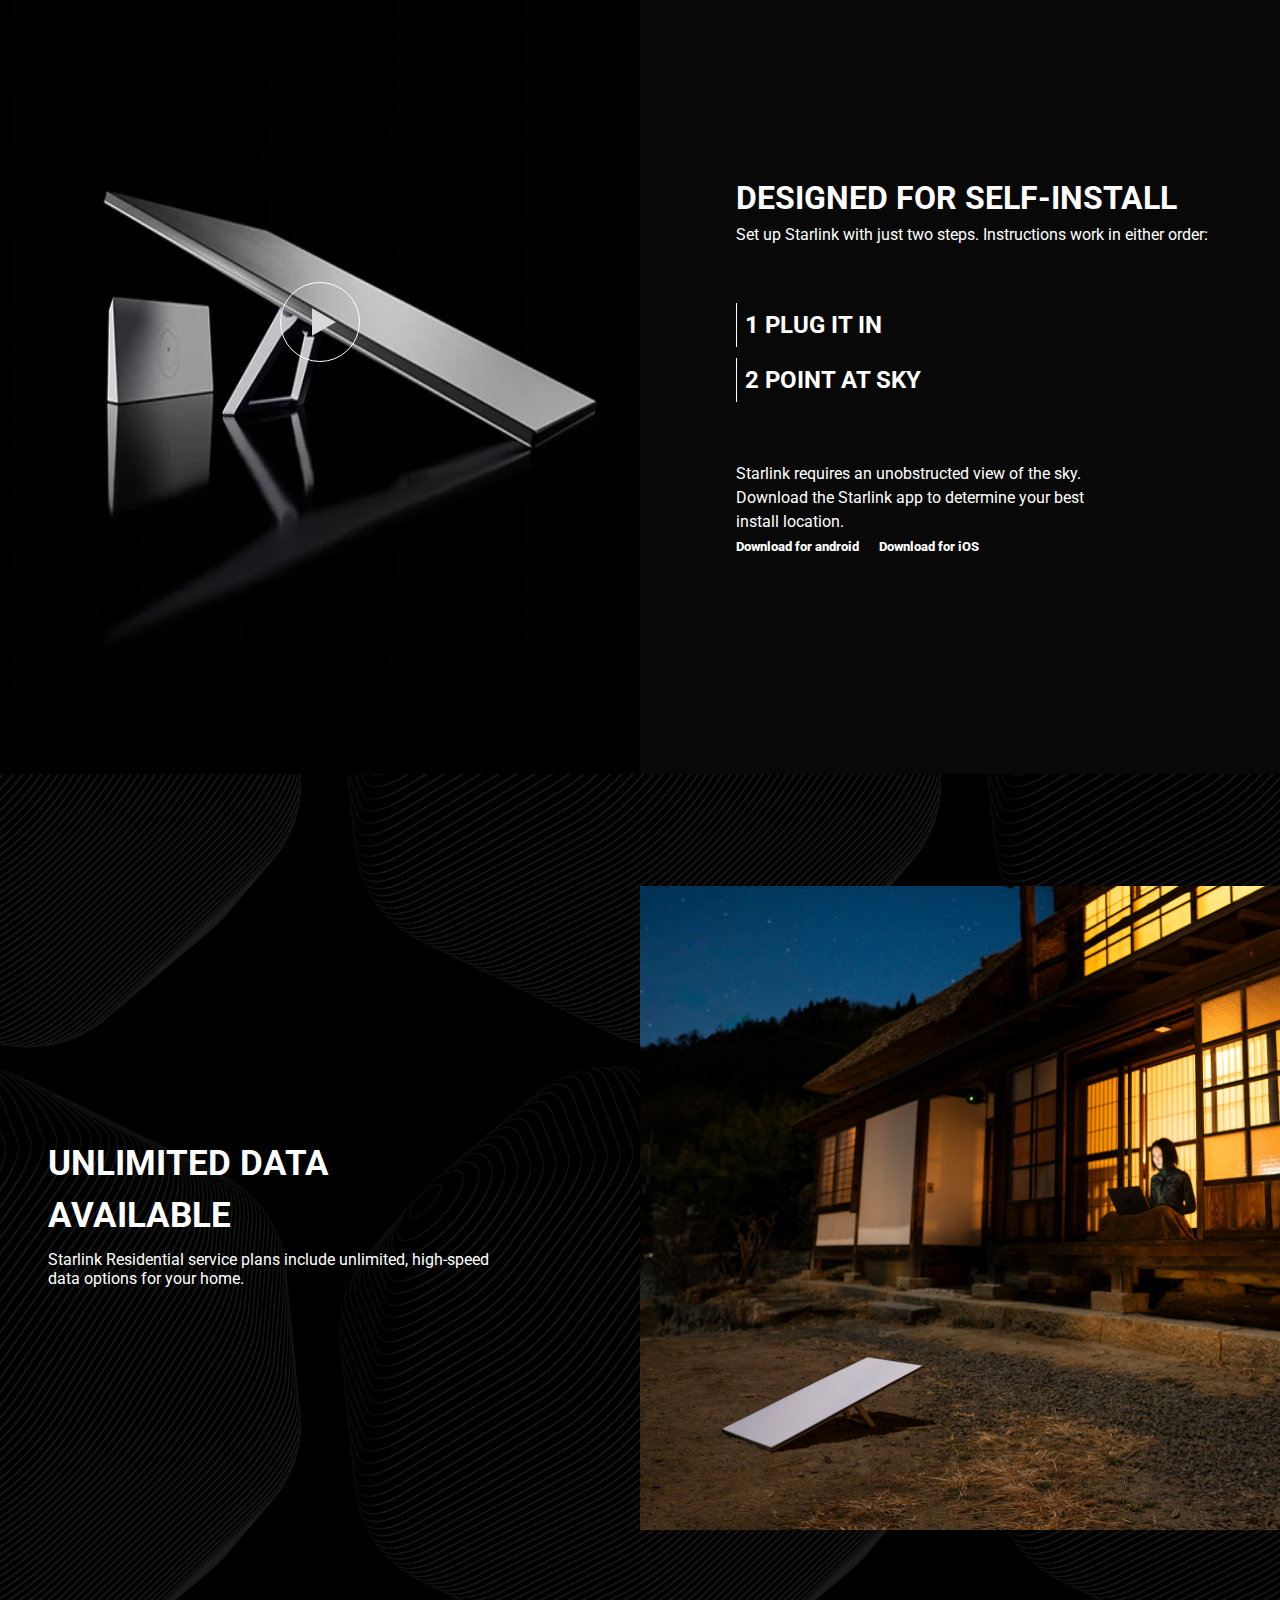
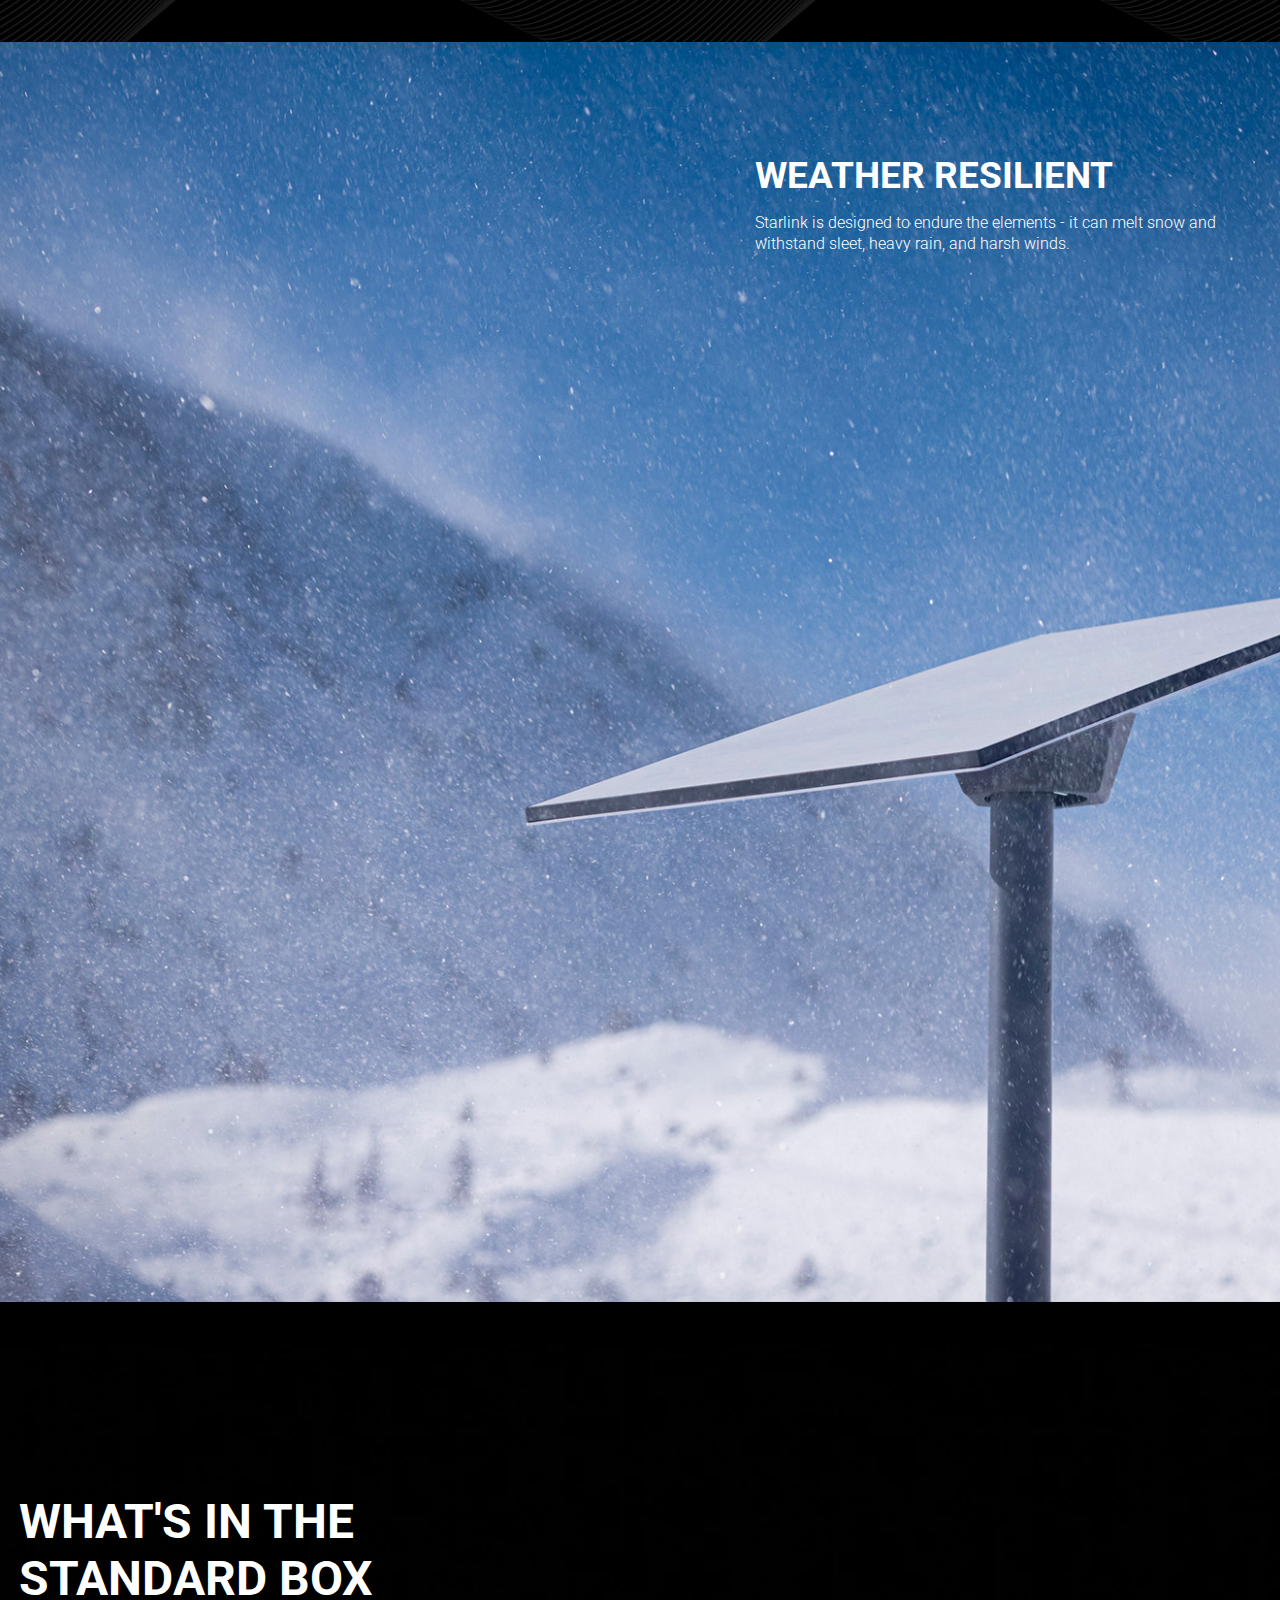
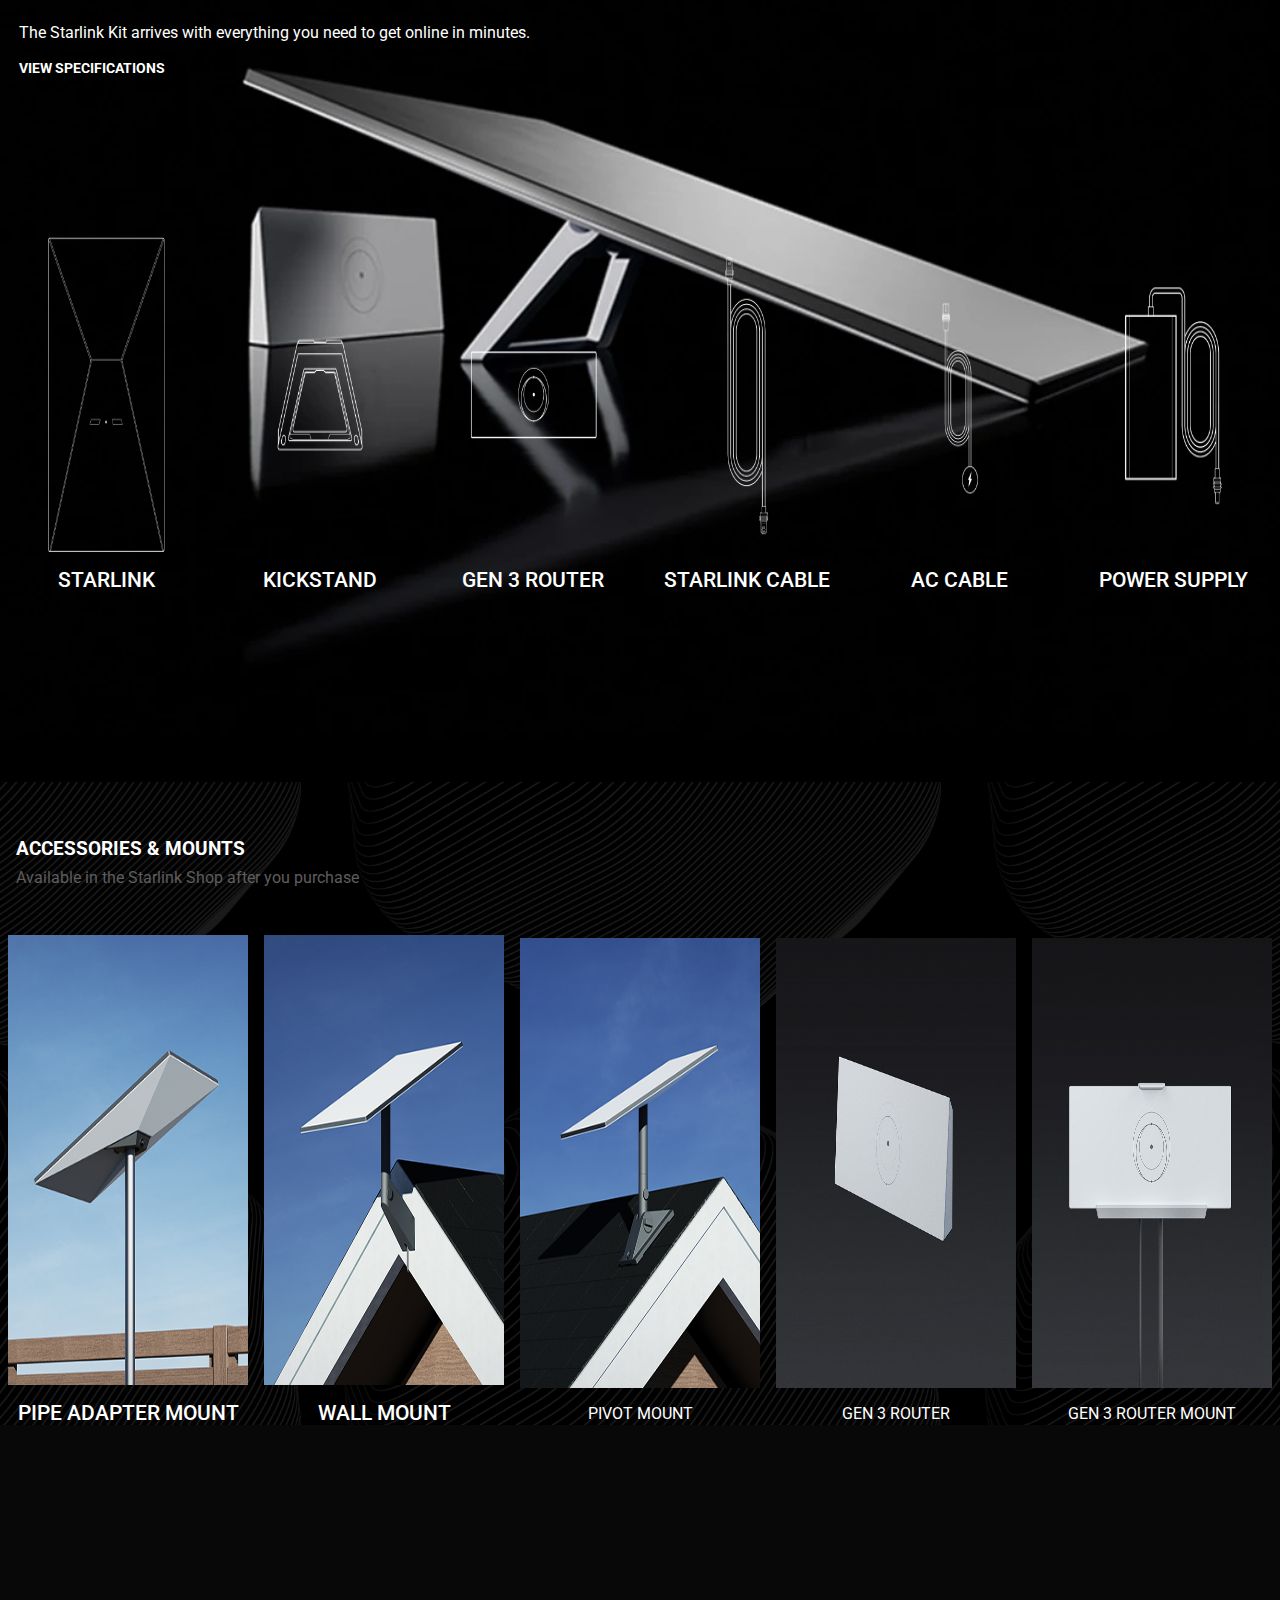
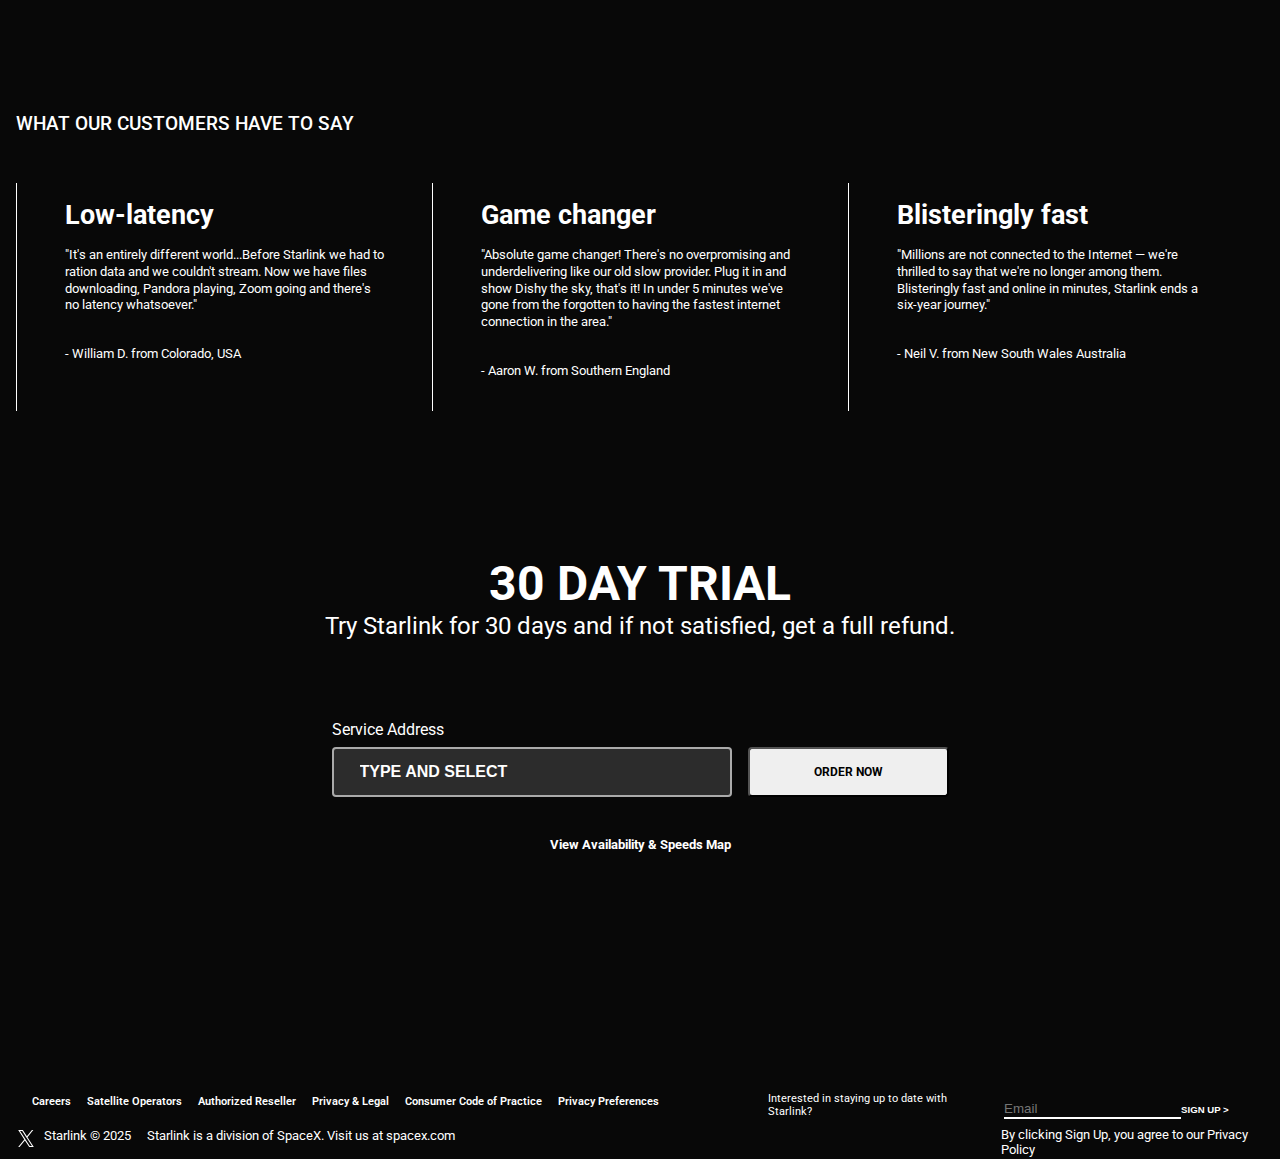
<file: reside/index.html>
<!DOCTYPE html>
<html lang="en">
<head>
    <meta charset="UTF-8">
    <meta name="viewport" content="width=device-width, initial-scale=1.0">
    <title>Document</title>
    <link rel="stylesheet" href="./main.css">
    <link rel="stylesheet" href="../share.css">
</head>
<body>
    <main>

        <header>
            <!-- <div class="month">
                <a href="">1 month of FREE service upon activation between 
                    May 20th and June 16th. Residential plans only.</a>
            </div> -->
            <div class="starlink">
                 <div class="starlink-one">
                    <a class="star" href="../index.html">STARLINK</a>
                    <div class="roam">
                        <a href="">RESIDENTIAL</a>
                        <a class="roam-roam" href="../starlink_roam/index.html">ROAM</a>
                    </div>
                 </div>

                 <div class="starlink-two">
                   <a class="personal" href="">PERSONAL</a>
                   <a class="personal" href="">|</a>
                   <a class="business" href="">BUSINESS</a>
                   <a href=""> <img class="hamburger" src="../image/Menu_Hamburger (1).svg" alt="Hamburger"> </a>
                 </div>
            </div>
        </header>


        <div class="country">
            <div class="speed-internet">
              <div class="speed-internet-second">

           <div class="high">
            <h2> STARLINK FOR HOMES </h2>
           
            <p> Reliable high-speed internet, wherever you live.  </p>
            <p> ₦57,000 per month, with a hardware cost of ₦318,000. </p>
            
            <div class="watch-now">
              <a href="">WATCH NOW</a>
              <img class="watch" src="../image/download-play.svg" alt="">
            </div>
           
           </div>
           
           <div class="trial-high">
            <form class="address" action="">
                <label for="">Service Address</label> <br>
                <div class="form-order">
                  <input class="select" type="text" value="TYPE AND SELECT">
                  <button class="order-now"> ORDER NOW </button>
                </div>
                
              </form>
              <a href="">View Availability & Speeds Map</a>
           </div>
          

          </div>
        </div>
        </div>

        <section>
            <div class="stream">
                <h2>
                    STREAM MOVIES, MAKE VIDEO CALLS, GAME & MORE
                </h2>
                <div class="residential-residential">
                    <h3>
                      RESIDENTIAL
                    </h3>
                    <p>
                      Best for households
                    </p>
                    <p class="mom">
                      <span class="mo">₦57,000</span> /MO
                    </p>
                    <p>
                      Unlimited data
                    </p>
                </div>
                <div class="view-order">
                  <a class="stream-view" href=""> View All Plans </a>
                  <a class="stream-order" href=""> ORDER NOW </a>
                </div>
               
            </div>
        </section>

        <section>
            <div class="service-specifications">
                <div>
                  <h2>
                    RESIDENTIAL
                  </h2>
                </div>
                <div class="faqs">
                    <div class="faqs-faqs">
                        <a href="">SERVICE PLANS</a>
                        <a href="">SPECIFICATIONS</a>
                        <a href="">FAQS</a>
                    </div>
                    
                    <a class="stream-order" href="">ORDER NOW</a>
                </div>
            </div>
        </section>

        <section>
            <div class="starlink-mini">
                <div class="starlink-mini-pp">
                    <h3>
                      STARLINK MINI
                    </h3>
                    <p>
                        Starlink Mini includes everything you need to connect to 
                        the internet in minutes, and features a built-in router, 
                        lower power consumption, a DC power input, and max 
                        download speeds over 100 Mbps.
                    </p>
                    <a href="">VIEW SPECIFICATIONS > </a>
                </div>
            </div>
        </section>

        <section>
            <div class="internet">
                <div class="internet-pp">
                    <h3>
                      HIGH-SPEED INTERNET 
                    </h3>
                    <h3>
                      NO MATTER HOW REMOTE
                    </h3>
                    <p>
                        Engage in activities that have historically not been possible with satellite 
                        internet. Made possible via the world’s largest constellation of highly 
                        advanced satellites operating in a low orbit around the Earth.
                    </p>
                </div>
            </div>
        </section>

        <section id="online">
            <div class="online-two">
             <div class="get-tow">
                 <img src="../image/home_b_install_m-2.webp" alt="">
                 <div class="download">
                    <img src="../image/download-play.svg" alt="">
                 </div>
             </div>
             <div class="get">
              <div class="steps">
                <h3>
                  DESIGNED FOR SELF-INSTALL
                </h3>
                <p>
                 Set up Starlink with just two steps. Instructions work in either order:
                </p>
              </div>
              <div class="plug">
                <h3>
                  1 PLUG IT IN
                </h3>
                <h3>
                   2 POINT AT SKY
                </h3>
              </div>
              <div class="requires">
                <p>
                  Starlink requires an unobstructed view of the sky. Download the Starlink app 
                  to determine your best install location.
                </p>
                <a href="">Download for android</a>
                <a href="">Download for iOS</a>
              </div>
             </div>
            </div>
        </section>

        <div class="flexible">
            <div class="flexible-p">
              <h2>
                UNLIMITED DATA AVAILABLE
              </h2>
              <p>
                Starlink Residential service plans include unlimited, 
                high-speed data options for your home.
              </p>
            </div>
            <div class="flexible-image">
              <img src="./image/residential_b_feature3_d-4.jpg" alt="">
            </div>
          </div>

          <section>
            <div class="weather">
                <div class="weather-pp">
                    <h2>
                      WEATHER RESILIENT
                    </h2>
                    <p>
                     Starlink is designed to endure the elements - it can melt snow and 
                     withstand sleet, heavy rain, and harsh winds.
                    </p>
                </div>
            </div>
          </section>

          <section>
            <div class="kickstand">
                <div class="kickstand-pp">
                  <h2>
                    WHAT'S IN THE
                  </h2>
                  <h2>
                    STANDARD BOX
                  </h2>
                  <p>
                    The Starlink Kit arrives with everything you 
                    need to get online in minutes.
                  </p>
                  <a href="">VIEW SPECIFICATIONS</a>
                </div>

                <div class="kickstand-cable">

                   <div class="kickstand-image">
                     <img src="./image/hardware_standard_dish-1.webp" alt="standard_dish">
                     <div>
                       <p>
                         STARLINK
                       </p>
                     </div>
                   </div>

                   <div class="kickstand-image-none">
                    <img src="./image/hardware_standard_kickstand-2.webp" alt="standard_kickstand">
                    <div>
                      <p>
                        KICKSTAND
                      </p>
                    </div>
                  </div>

                  <div class="kickstand-image-none">
                    <img src="./image/hardware_standard_router3.webp" alt="standard_router">
                    <div>
                      <p>
                        GEN 3 ROUTER
                      </p>
                    </div>
                  </div>

                  <div class="kickstand-image-none">
                    <img src="./image/hardware_standard_starlink_cable_gen3-4.webp" alt="standard_starlink_cable">
                    <div>
                      <p>
                        STARLINK CABLE
                      </p>
                    </div>
                  </div>

                  <div class="kickstand-image-none">
                    <img src="./image/hardware_standard_ac_power_cable-5.webp" alt="standard_ac_power_cable">
                    <div>
                      <p>
                        AC CABLE
                      </p>
                    </div>
                  </div>

                  <div class="kickstand-image-none">
                    <img src="./image/hardware_standard_power_supply_unit-6.webp" alt="power_supply">
                    <div>
                      <p>
                        POWER SUPPLY
                      </p>
                    </div>
                  </div>

                </div>
            </div>
          </section>


          <section>
            <div class="accessories">
              <h3>
                ACCESSORIES & MOUNTS
              </h3>
              <P>
                Available in the Starlink Shop after you purchase
              </P>
            </div>
            <div class="pipe-adapter">

              <div class="pipe-adapter-image">
                <img src="./image/accessories_standard_pipe_adapter-1.jpg" alt="standard_pipe_adapter">
                <div>
                  <p>
                    PIPE ADAPTER MOUNT
                  </p>
                </div>
              </div>

              <div class="pipe-adapter-image">
               <img src="./image/accessories_standard_wall_mount-2.jpg" alt="standard_wall_mount">
               <div>
                 <p>
                  WALL MOUNT
                 </p>
               </div>
             </div>

             <div class="pipe-adapter-image-none">
               <img src="./image/accessories_standard_pivot_mount-3.jpg" alt="standard_pivot_mount">
               <div>
                 <p>
                   PIVOT MOUNT
                 </p>
               </div>
             </div>

             <div class="pipe-adapter-image-none">
               <img src="./image/accessories_gen_3_router-4.jpg" alt="Gen 3 router">
               <div>
                 <p>
                   GEN 3 ROUTER
                 </p>
               </div>
             </div>

             <div class="pipe-adapter-image-none">
               <img src="./image/accessories_gen_3_router_mount-5.jpg" alt="router_mount">
               <div>
                 <p>
                   GEN 3 ROUTER MOUNT
                 </p>
               </div>
             </div>

          
           </div>
          </section>

          <section>
            <div class="customers">
              <h3>
                WHAT OUR CUSTOMERS HAVE TO SAY
              </h3>
              <div class="latency">
                <div class="low-latency">
                  <h2>
                    Low-latency
                  </h2>
                  <p>
                    "It's an entirely different world...Before Starlink we 
                    had to ration data and we couldn't stream. Now we 
                    have files downloading, Pandora playing, Zoom going 
                    and there's no latency whatsoever."
                  </p>
                  <p>
                    - William D. from Colorado, USA
                  </p>
                </div>
                <div class="low-latency">
                  <h2>
                    Game changer
                  </h2>
                  <p>
                    "Absolute game changer! There's no overpromising 
                    and underdelivering like our old slow provider. 
                    Plug it in and show Dishy the sky, that's it! In 
                    under 5 minutes we've gone from the forgotten to 
                    having the fastest internet connection in the area."
                  </p>
                  <p>
                    - Aaron W. from Southern England
                  </p>
                </div>
                <div class="low-latency">
                  <h2>
                    Blisteringly fast
                  </h2>
                  <p>
                    "Millions are not connected to the Internet — 
                    we're thrilled to say that we're no longer 
                    among them. Blisteringly fast and online in 
                    minutes, Starlink ends a six-year journey."
                  </p>
                  <p>
                    - Neil V. from New South Wales Australia
                  </p>
                </div>
              </div>

            </div>
          </section>

          <section>
            <div class="trial">
              <h2>
                30 DAY TRIAL
              </h2>
              <p>
                Try Starlink for 30 days and if not satisfied, get a full refund.
              </p>
              <form class="address" action="">
                <label for="">Service Address</label> <br>
                <div class="form-order">
                  <input class="select" type="text" value="TYPE AND SELECT">
                  <button class="order-now"> ORDER NOW </button>
                </div>
                
              </form>
  
              <a href="">View Availability & Speeds Map</a>
            </div>
          </section>

          <starlink-footer class="foot-careers-division">
        
            <div class="careers-division">
              <div class="careers">
                <a href="">Careers</a>
                <a href="">Satellite Operators</a>
                <a href="">Authorized Reseller</a>
                <a href="">Privacy & Legal</a>
                <a href="">Consumer Code of Practice</a>
                <a href="">Privacy Preferences</a>
              </div>
  
              <div class="division">
                <div class="vision">
                    <a class="x" href=""><img src="../image/download-x.svg" alt=""></a>
                    <p>
                      Starlink © 2025
                    </p>
                  
                  <p>
                    Starlink is a division of SpaceX. Visit us at spacex.com
                  </p>
                </div>
              </div>
            </div>
  
            <div class="interested">
              <div class="staying">
                <p>
                  Interested in staying up to date with Starlink? 
                </p>
              </div>
              <div class="foot-form">
                <form class="form-form" action="">
                  <input class="input-email" type="email" placeholder="Email">
                  <button class="sign-up">
                    SIGN UP >
                  </button>
                </form>
                <p>
                  By clicking Sign Up, you agree to our 
                  <a href="">Privacy Policy</a>
                </p>
              </div>
            </div>
                
          <starlink-footer>



    </main>
</body>
</html>
</file>
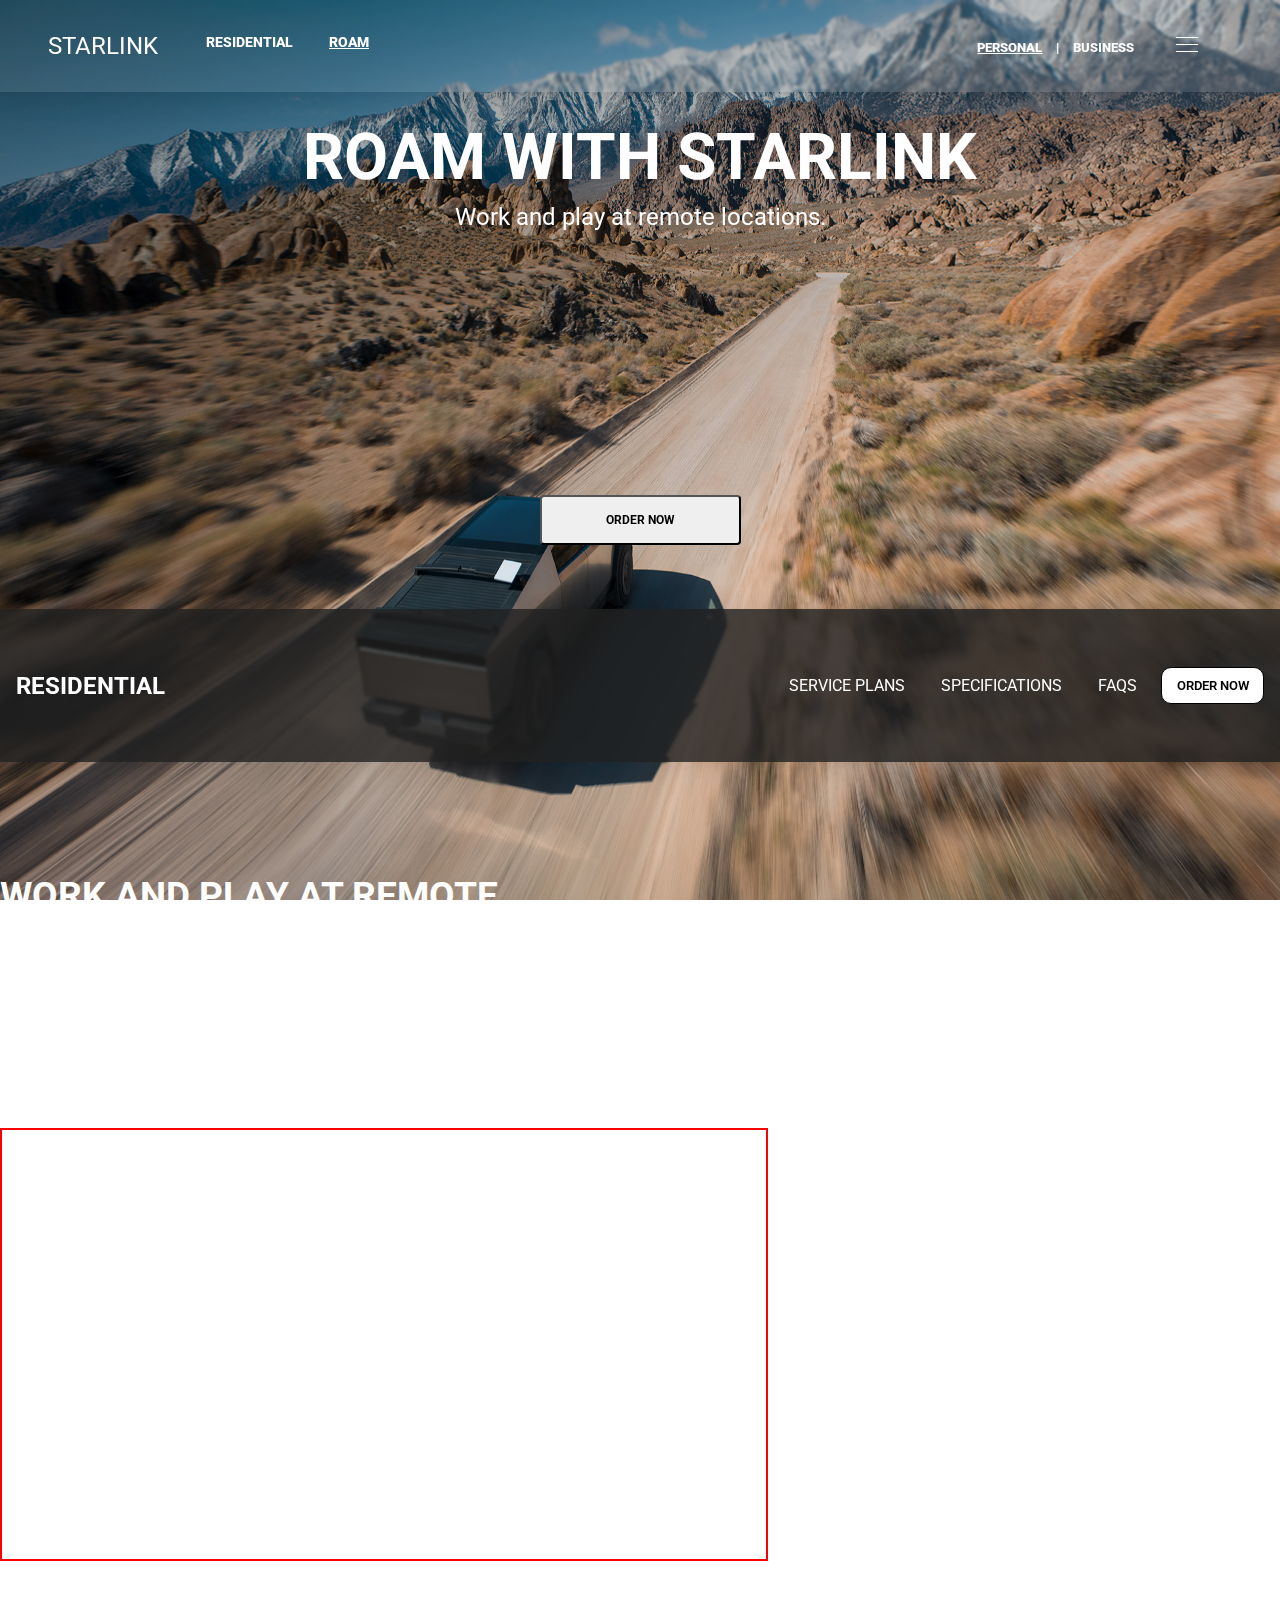
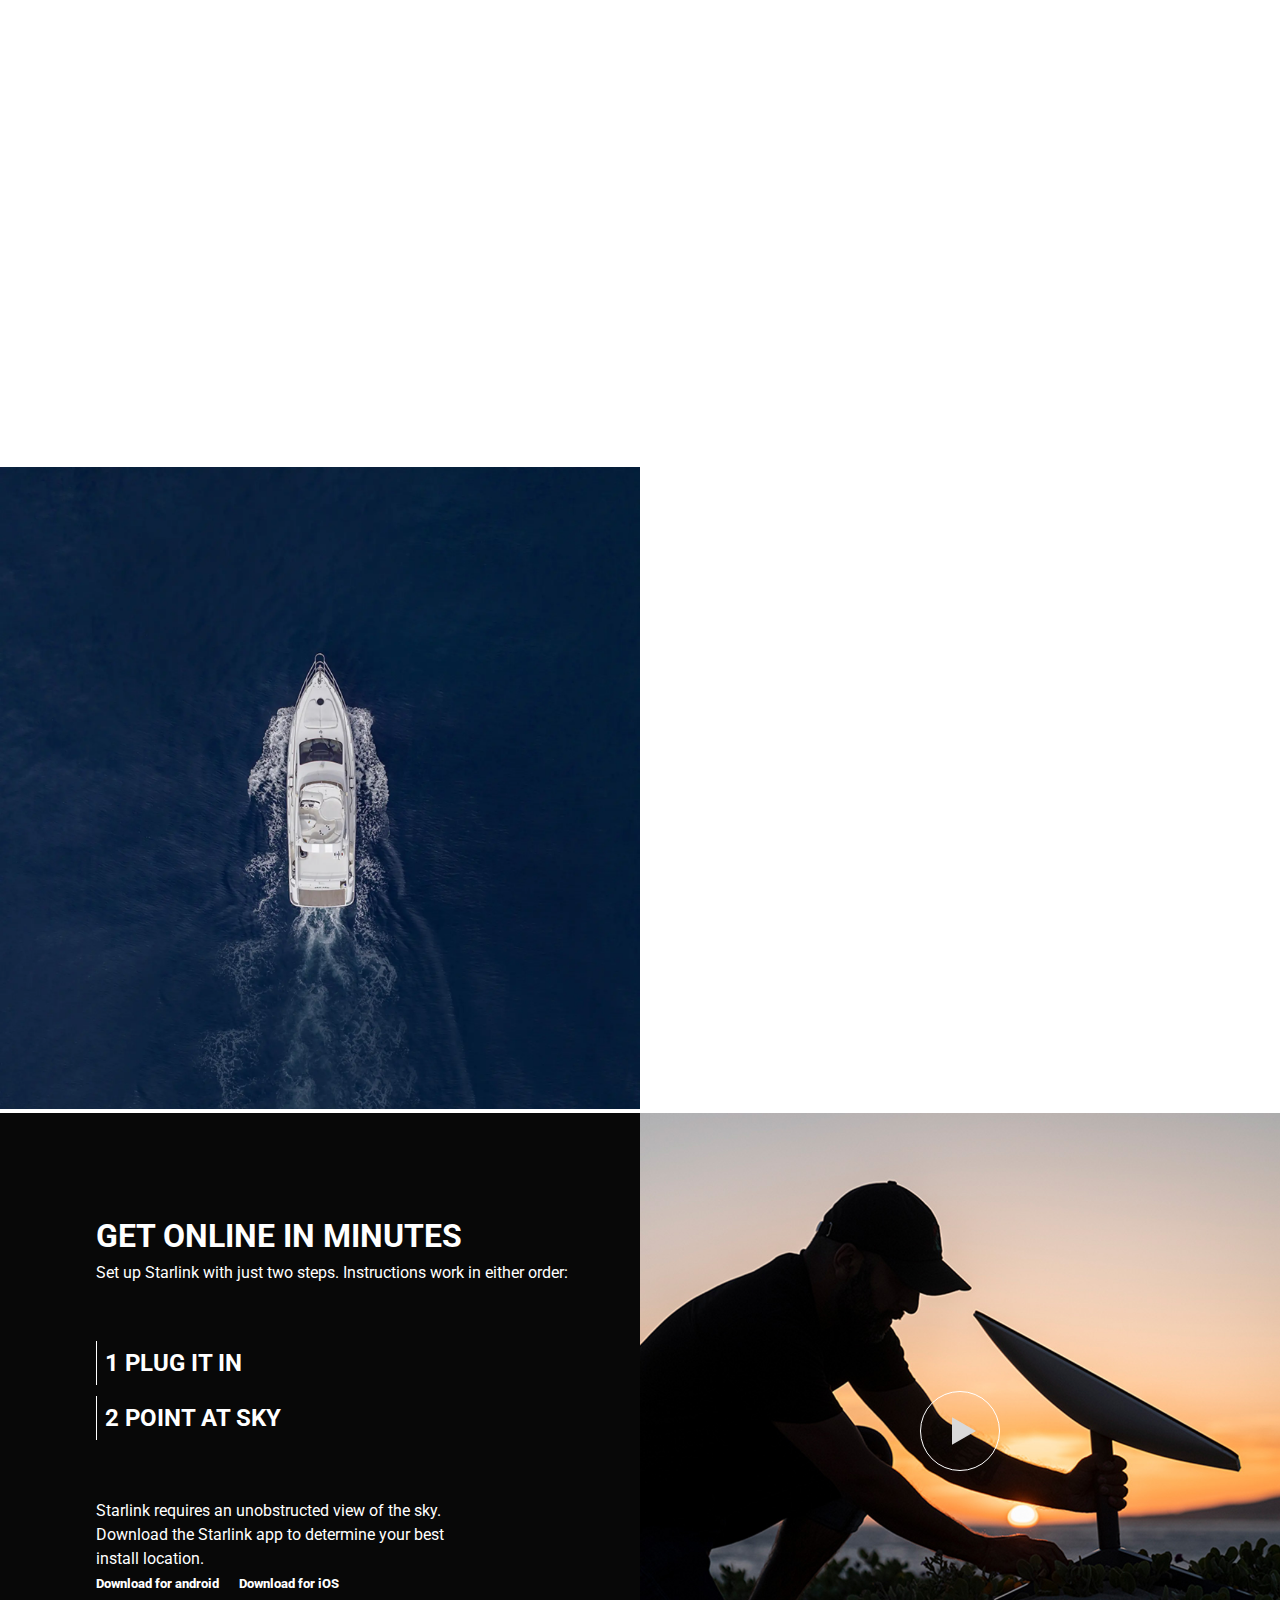
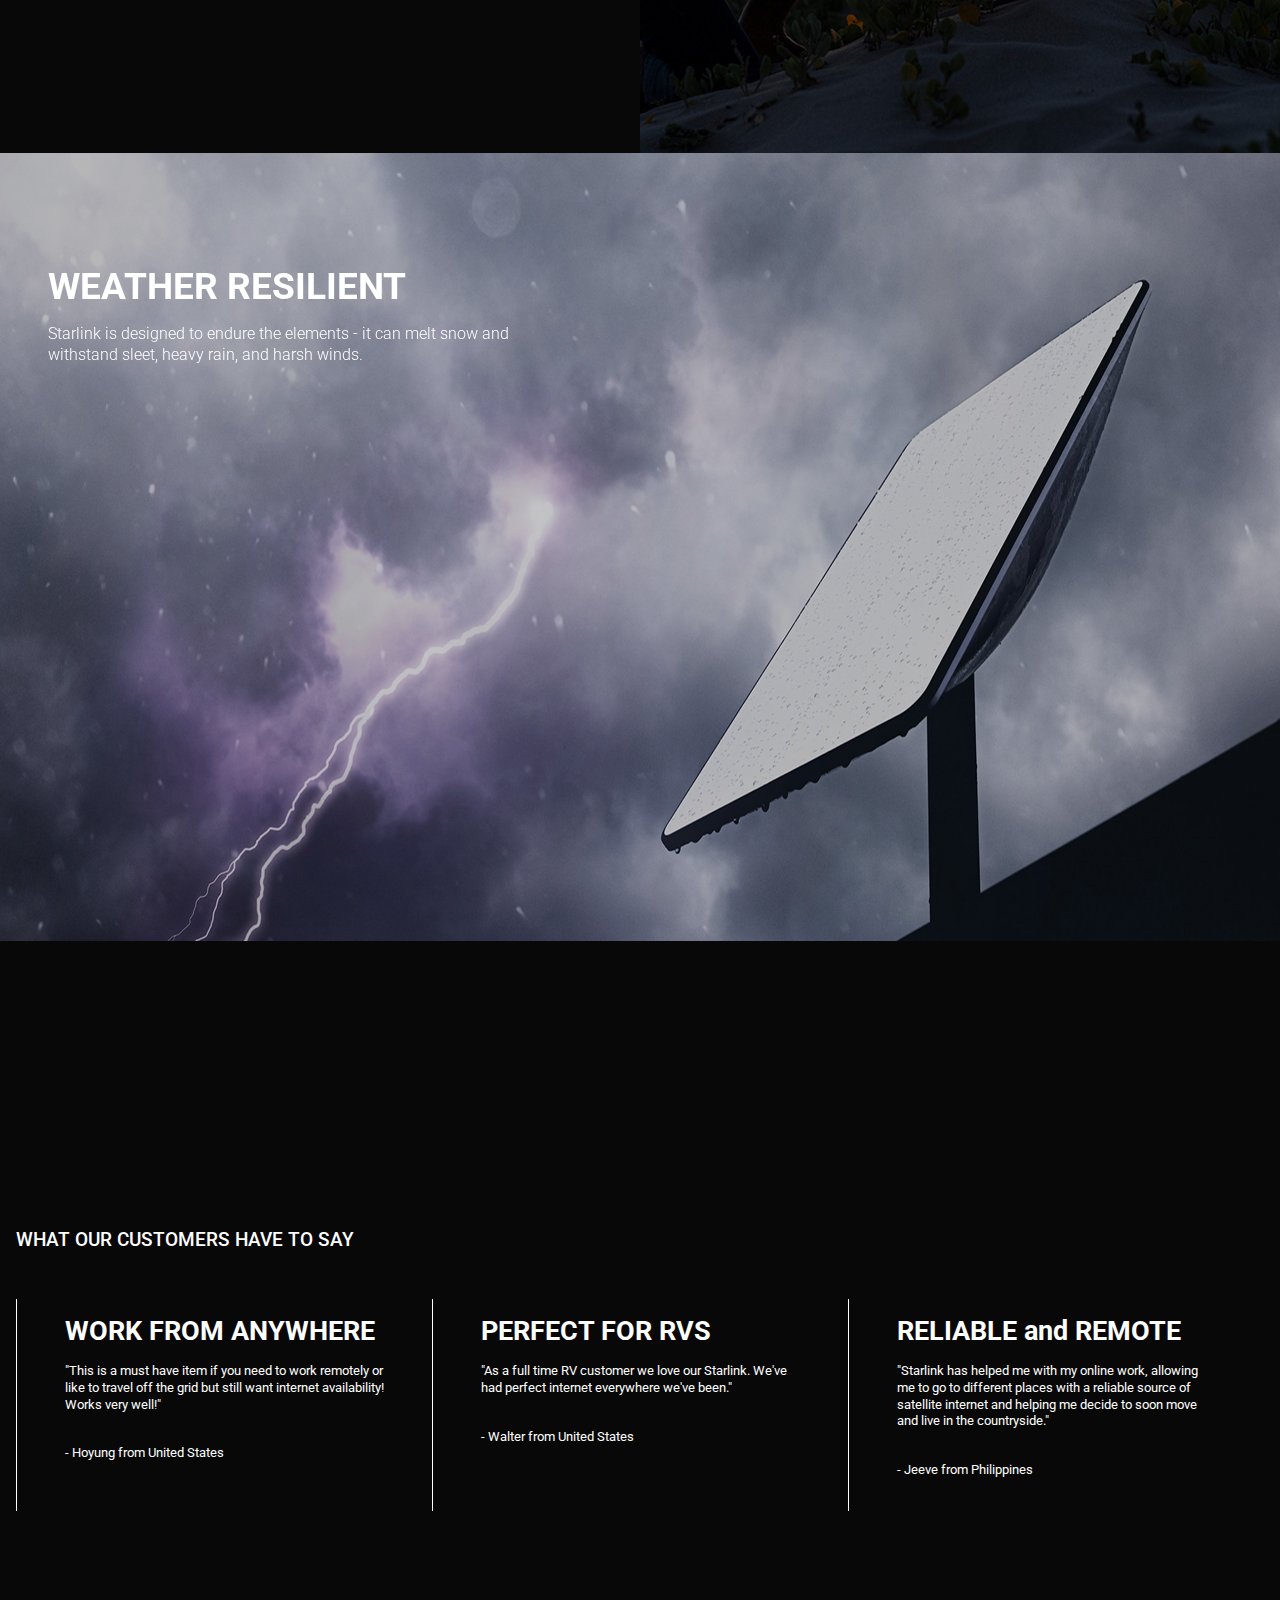
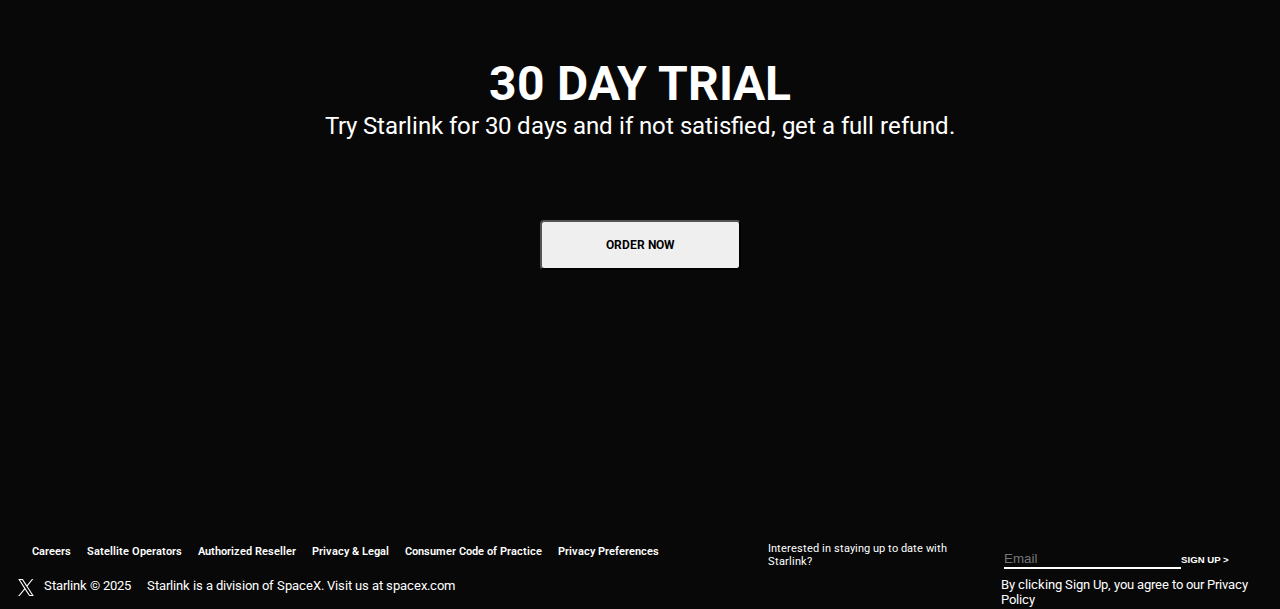
<file: starlink_roam/index.html>
<!DOCTYPE html>
<html lang="en">
<head>
    <meta charset="UTF-8">
    <meta name="viewport" content="width=device-width, initial-scale=1.0">
    <title>Document</title>
    <link rel="stylesheet" href="./roam.css">
    <link rel="stylesheet" href="../share.css">
</head>
<body>
    <main>
        <header>
        <div class="starlink">
            <div class="starlink-one">
               <a class="star" href="../index.html">STARLINK</a>
               <div class="roam">
                   <a class="residential" href="../reside/index.html">RESIDENTIAL</a>
                   <a class="roam-roam" href="../starlink_roam/index.html">ROAM</a>
               </div>
            </div>

            <div class="starlink-two">
              <a class="personal" href="">PERSONAL</a>
              <a class="personal" href="">|</a>
              <a class="business" href="">BUSINESS</a>
              <a href=""> <img class="hamburger" src="../image/Menu_Hamburger (1).svg" alt="Hamburger"> </a>
            </div>
       </div>
   </header>

   <div class="country">
     <div class="speed-internet">
      
    <div class="high">
           <img class="country-image" src="./images-roam/roam_a_hero_d-big-bg.jpg" alt="bg" srcset="">
    <h2>  ROAM WITH STARLINK  </h2>
   
    <p> Work and play at remote locations.  </p>
   
    <div class="trial-high">
   
      <div class="form-order">
        <button class="order-now"> ORDER NOW </button>
      </div>
      
    </div>

   </div>
   
  </div>
  
  
</div>

<section>
  <div class="service-specifications">
      <div>
        <h2>
          RESIDENTIAL
        </h2>
      </div>
      <div class="faqs">
          <div class="faqs-faqs">
              <a href="">SERVICE PLANS</a>
              <a href="">SPECIFICATIONS</a>
              <a href="">FAQS</a>
          </div>
          
          <a class="stream-order" href="">ORDER NOW</a>
      </div>
  </div>
</section>

<div class="remote-locations">
  <img class="location-image" src="./images-roam/roam_a_feature1_d-1.jpg" alt="">
  <div class="remote-locations-pp">
    <h2>
      WORK AND PLAY AT REMOTE LOCATIONS
    </h2>
    <p>
      Starlink offers high-speed internet almost anywhere across 
      the world. Roam allows for travel anywhere in your country 
      and international trips in live Starlink markets.
    </p>
    <p>
      Starlink connects within minutes and packs up quickly 
      when it's time to move to your next destination.
    </p>
  </div>
</div>

<div class="pay-as-you-go">
  <div class="pay-as-you-go-pp">
    <h2>
      Pay as you go
    </h2>
    <p>
      Pause and un-pause service at any time. Billing is in one-month increments, 
      allowing you to customize your service to your individual travel needs.
    </p>
  </div>
</div>

<div class="starlink-in-motion">
  <img class="starlink-in-motio-image" src="./images-roam/roam_b_feature2_d-2.jpg" alt="feature">
  <div class="starlink-in-motion-pp">
    <h2>
      USE STARLINK IN MOTION
    </h2>
    <p>
      In-motion use up to 100 mph (160 kph) is supported with all of our Roam 
      service plans. See our FAQ to <span class="learn">learn more.</span>
    </p>
  </div>
</div>

<div class="the-water">
  <div class="the-water-p">
    <h2>
      STARLINK ON THE WATER
    </h2>
    <p>
      Get high speed internet for your boat on inland and 
      territorial waters with Starlink Roam.
    </p>
    <p>
      For use in international waters and ocean travel, see Starlink Maritime 
      for service plans that support your needs.
    </p>
    <a class="maritime" href="">VIEW MARITIME</a>
  </div>
  <div class="the-water-image">
    <img src="./images-roam/roam_b_feature3_d-big.webp" alt="roam_b_feature3_d">
  </div>
</div>

<section id="online">
  <div class="online-two">
   <div class="get-tow">
       <img src="./images-roam/roam_a_install_d-big-4.jpg" alt="roam_a_install_d">
       <div class="download">
          <img src="../image/download-play.svg" alt="">
       </div>
   </div>
   <div class="get">
    <div class="steps">
      <h3>
        GET ONLINE IN MINUTES
      </h3>
      <p>
       Set up Starlink with just two steps. Instructions work in either order:
      </p>
    </div>
    <div class="plug">
      <h3>
        1 PLUG IT IN
      </h3>
      <h3>
         2 POINT AT SKY
      </h3>
    </div>
    <div class="requires">
      <p>
        Starlink requires an unobstructed view of the sky. Download the Starlink app 
        to determine your best install location.
      </p>
      <a href="">Download for android</a>
      <a href="">Download for iOS</a>
    </div>
   </div>
  </div>
</section>

<section>
  <div class="weather">
    <img class="weather-image" src="./images-roam/roam_a_weather_d-5.jpg" alt="weather">
      <div class="weather-pp">
          <h2>
            WEATHER RESILIENT
          </h2>
          <p>
           Starlink is designed to endure the elements - it can melt snow and 
           withstand sleet, heavy rain, and harsh winds.
          </p>
      </div>
  </div>
</section>

<section>
  <div class="customers">
    <h3>
      WHAT OUR CUSTOMERS HAVE TO SAY
    </h3>
    <div class="latency">
      <div class="low-latency">
        <h2>
          WORK FROM ANYWHERE
        </h2>
        <p>
          "This is a must have item if you need to work 
          remotely or like to travel off the grid but still 
          want internet availability! Works very well!"
        </p>
        <p>
          - Hoyung from United States
        </p>
      </div>
      <div class="low-latency">
        <h2>
          PERFECT FOR RVS
        </h2>
        <p>
          "As a full time RV customer we love our Starlink. 
          We've had perfect internet everywhere we've been."
        </p>
        <p>
          - Walter from United States
        </p>
      </div>
      <div class="low-latency">
        <h2>
          RELIABLE and REMOTE
        </h2>
        <p>
          "Starlink has helped me with my online work, allowing 
          me to go to different places with a reliable source of 
          satellite internet and helping me decide to soon move 
          and live in the countryside."
        </p>
        <p>
          - Jeeve from Philippines
        </p>
      </div>
    </div>

  </div>
</section>

<section>
  <div class="trial">
    <h2>
      30 DAY TRIAL
    </h2>
    <p>
      Try Starlink for 30 days and if not satisfied, get a full refund.
    </p>
    <form class="address" action="">
      <!-- <label for="">Service Address</label> <br> -->
      <div class="form-order">
        <!-- <input class="select" type="text" value="TYPE AND SELECT"> -->
        <button class="order-now"> ORDER NOW </button>
      </div>
      
    </form>

    <!-- <a href="">View Availability & Speeds Map</a> -->
  </div>
</section>

<footer class="foot-careers-division">

  <div class="careers-division">
    <div class="careers">
      <a href="">Careers</a>
      <a href="">Satellite Operators</a>
      <a href="">Authorized Reseller</a>
      <a href="">Privacy & Legal</a>
      <a href="">Consumer Code of Practice</a>
      <a href="">Privacy Preferences</a>
    </div>

    <div class="division">
      <div class="vision">
          <a class="x" href=""><img src="../image/download-x.svg" alt=""></a>
          <p>
            Starlink © 2025
          </p>
        
        <p>
          Starlink is a division of SpaceX. Visit us at spacex.com
        </p>
      </div>
    </div>
  </div>

  <div class="interested">
    <div class="staying">
      <p>
        Interested in staying up to date with Starlink? 
      </p>
    </div>
    <div class="foot-form">
      <form class="form-form" action="">
        <input class="input-email" type="email" placeholder="Email">
        <button class="sign-up">
          SIGN UP >
        </button>
      </form>
      <p>
        By clicking Sign Up, you agree to our 
        <a href="">Privacy Policy</a>
      </p>
    </div>
  </div>
      
<footer>


    </main>
    
</body>
</html>
</file>
<file: main.css>
@import url('https://fonts.googleapis.com/css2?family=Roboto:ital,wght@0,100..900;1,100..900&display=swap');


* {
    margin: 0;
    padding: 0;
    box-sizing: border-box;
}


main {
    background-image: url(./image/home_illustriation1_d-11.jpg);
    font-family: "Roboto", sans-serif;

    background-size: 50%;
    background-position: center;
}

.residenti {
    text-decoration: none;
}

.roam-roam {
    text-decoration: none;
}


.country {
    height: 120vh;
    background: linear-gradient(180deg, transparent 50%, #080808) no-repeat;
    object-fit: cover;
    overflow: hidden;
   
}

.starlink-two a {
   padding: 0rem 0.3rem;
   font-weight: 800;
   font-size: 0.8rem;
}

.business {
    text-decoration: none;
}

.high {
    display: flex;
    flex-direction: column;
    align-items: center;
    width: 57vw;
   
}

.speed-internet {
    display: flex; 
    flex-direction: column;
    align-items: center;
    height: 90vh;
    margin-top: 0;
    min-height: 90vh;
    /* margin-top: 2.5rem; */
    padding-top: 5rem;
    background: url(./image/home_c_hero_d-one.jpg);
    background-size:cover ;
    background-position: center;
    background-repeat: no-repeat;
}

.speed-internet-second {
    display: flex;
    flex-direction: column;
    align-items: center;
    width: 100%;
    height: 100%;
     background: linear-gradient(180deg, transparent 50%, #080808) no-repeat;
}

.high h2 {
    font-size: 4rem;
    color: white;
    padding: 0.5rem 0rem;
    text-align: center;
    /* font: 700 32px / 39px DIN_Regular, Arial, Verdana, sans-serif; */
}

.high p {
    font-size: 1.5rem;
    /* width: vw; */
    color: white;
}

.speeds {
    font-size: 1.3rem;
    font-weight: 800;
}

.high a {
    display: flex;
    font-size: 0.6rem;
    font-weight: 700;
    padding: 1rem 0rem;
    color: white;
    text-decoration: none;
   
}


.residential-roam {
    display: flex;
    flex-direction: row;
    width: 82%;
    padding: 3rem 0rem;
    color: white;
}

.residential {
    width: 50%;
    border-radius: 5px;
    padding: 1rem 2rem 3rem 2rem;
    margin: 0.5rem;
    /* From https://css.glass */
    background: rgba(255, 255, 255, 0.050980392156862744);
    border-radius: 8px;
    box-shadow: 0 4px 30px rgba(0, 0, 0, 0.1);
     border: 1px solid rgba(255, 255, 255, 0.3) ;
}

.residential h3 {
    font-size: 1.7rem;
    padding: 1rem 0rem;
}

.residential p {
    font-size: 1.2rem;
    padding: 0.3rem 0rem;
}

.residential a {
    font-size: 0.8rem;
    text-decoration: none;
    
}

.order-learn {
    width: 100%;
    display: flex;
}

.order  {
    display: flex;
    justify-content: center;
    align-items: center;
    width: 25%;
    font-weight: 600;
    color: black;
    background: white;
    border-radius: 5px;
    border: 1px solid;
    padding: 0.8em 0em;
}

.order a {
    color: black;
}

.learn {
    display: flex;
    justify-content: center;
    align-items: center;
    width: 25%;
    font-weight: 600;
    background:  transparent;
    border-radius: 5px;
    border: 1px solid;
    margin: 0em 0.5em;
}

.learn a {
    color: white;
}

.starting {
    font-weight: 600;
    margin-bottom: 1rem;
}

.businesses-two {
    display: flex;
    flex-direction: column;
    align-items: center;
    justify-content: center;
    /* height: 80vh; */
    color: white;
    padding: 13rem 6.5rem;
    margin-top: 1em;
    background: #080808;
}

.businesses-two h2 {
    font-size: 2.8rem;
    font-weight: 700;
    text-align: center;
}

.businesses-two p {
    padding: 1rem 0rem;
    font-size: 1.2rem;
    text-align: center;
}

.learn-more {
    font-size: 0.6rem;
    font-weight: bolder;
}

.connectivity {
    width: 100%;
    color: white;
    background: url(./image/home_c_feature1_d-replace.jpg);
    background-position: center;
    background-size: cover ;
    background-repeat: no-repeat;
    object-fit: cover;
}

.connectivity-two {
    display: flex;
    width: 33rem;
    flex-direction: column;
    align-items: start;
    padding: 10em 0rem 30em 2rem;
}

.connectivity-two h3 {
   font-size: 2.1rem;
   margin-bottom: 1rem;
}

.connectivity-two p {
    line-height: 1.3;
 }



.engineered {
    width: 100%;
    color: white;
    background: url(./image/home_feature3_d-last-big.jpg);
    background-position: center;
    background-size: cover;
    background-repeat: no-repeat;
    object-fit: cover;
}

.engineered-two {
    display: flex;
    flex-direction: column;
    padding: 4em 1em 40em 2em;
    width: 45%;
}

.engineered-two h3 {
    font-size: 2.2rem;
    padding: 0.5rem 0rem;
}

.engineered-two p {
    font-size: 1rem;
    padding: 0.5rem 0rem;
    line-height: 1.5;
}

.engineered-two a {
    color: white;
    font-size: 0.6rem;
    font-weight: 800;
    padding: 0.5rem 0.5rem;
    text-decoration: none;
    border: 1px solid;
    width: fit-content;
}





 @media (max-width: 1025px) {

    .high {
        display: flex;
        flex-direction: column;
        align-items: center;
        width: 80vw;
       
    }
    
    .speed-internet {

        height: 100vh;
        width: 100%;
        padding-top: 4.5rem;
    }

    .country {
        height: 140vh;
    }
    
    .high h2 {
        font-size: 3.7rem;
        padding: 0.3rem 0rem;
    }
    
    .high p {
        font-size: 1.3rem;
    }

    .residential-roam {
        width: 95%;
    }
    
    .residential {
        padding: 1rem 2rem 3rem 2rem;
    }
    
    .residential h3 {
        font-size: 1.5rem;
    }
    
    .residential p {
        font-size: 1rem;
    }
    
    .residential a {
        font-size: 0.7rem;
    }
    
    .businesses-two h2 {
        font-size: 2.8rem;
        
    }
    
    .businesses-two p {
        font-size: 1rem;
    }
    
    .learn-more {
        font-size: 0.7rem;
    }

    .businesses-two {
        padding: 7rem 4rem;
    }

    .engineered-two {
        width: 50%;
    }
    
 }


 @media (max-width: 1440px) {
    .speed-internet {
        padding-top: 7rem;
    }
 }

 @media (max-width: 768px) {

   
    .personal {
        display: none;
    }

    .business {
        display: none;
    }

    .high h2  {
        font-size: 3em;
    }

    .high p  {
        font-size: 1em;
    }

    .residential-roam {
        flex-direction: column;
        width: 100%;
        padding: 3rem 0rem;
    }

    .speed-internet {
        background: url(./image/home_c_hero_m-smallbg.webp);
        background-size: cover ;
        background-position: center;
        background-repeat: no-repeat;
    }

    .country {
        height: 175vh;
    }
    
    .residential {
        width: 97%;
        padding: 1rem 0rem 3rem 1rem;
    }
    
    .order  {
        width: 48%;
    }
    
    .learn {
        width: 48%;
    }

    .businesses-two h2 {
        font-size: 2em;
    }

    .connectivity {
    background: url(./image/home_c_feature1_m-small-small.webp);
    background-position: center;
    background-size: cover ;
    background-repeat: no-repeat;
    object-fit: cover;
}

    .connectivity-two {
        width: 100vw;
        padding: 5rem 0rem 40em 2rem;
    }
    
    .connectivity-two h3 {
       font-size: 2.1rem;
       margin-bottom: 1rem;
    }
    
    .connectivity-two p {
        line-height: 1.3;
     }

     

    .engineered {
        width: 100%;
        background: url(./image/home_feature3_m-last-small.jpg);
        background-position: center;
        background-size: cover;
        background-repeat: no-repeat;
        object-fit: cover;
        margin-top: 4rem;

    }
    
    .engineered-two {
        padding: 3em 1em 40em 2em;
        width: 100%;
    }
    
    .engineered-two h3 {
        font-size: 2.2rem;
        padding: 0.5rem 0rem;
    }
    
    .engineered-two p {
        font-size: 1rem;
        padding: 1rem 0rem;
    }
    
    .engineered-two a {
        padding: 0.7rem 1rem;
    }

    
 

    
 }


 @media (max-width: 426px) {

    .speed-internet {
        height: 80vh;
        padding-top: 5rem;
    }

    .country {
        height: 140vh;
        margin-bottom: 0em;
    }

    .high {
        width: 100vw;
        padding-bottom: 4em;
    }

    .high h2 {
       font-size: 1.7rem;
       line-height: 1;
       font: 700 29px / 30px DIN_Regular, Arial, Verdana, sans-serif;
    }

    .high p {
        font-size: 0.9rem;
     }

     .speeds {
        font-size: 0.8rem;
     }

     .residential-roam {
        width: 90vw;
        padding: 1rem 0rem;
     }

     .residential h3 {
        font-size: 1.2rem;
        padding: 0.6rem 0rem;
    }
    
    .residential p {
        font-size: 0.8rem;
    }
    
    
    .order  {
        padding: 0.7rem 2.5rem;
        font-weight: 600;
        color: black;
    }
    
    .learn {
        padding: 0.7rem 2.5rem;
        font-weight: 600;
    }

    .businesses-two {
        text-align: center;
        padding: 8rem 1rem;
    }
    
    .businesses-two h2 {
        font-size: 1.5rem;
        font-weight: 700;
        
    }
    
    .businesses-two p {
        font-size: 0.8em;
        font-weight: 200;
    }

    .connectivity-two {
        padding: 5rem 1rem 40em 1rem;
    }
    
    .connectivity-two h3 {
       font-size: 1.5rem;
    }
    
    .connectivity-two p {
        font-size: 0.8rem;
     }

     

    .engineered-two {
        padding: 3em 1em 30em 1em;
    }
    
    .engineered-two h3 {
        font-size: 1.5rem;
    }
    
    .engineered-two p {
        font-size: 0.8rem;
    }
    
    .star {
        font-size: 1rem;
        font-weight: 600;
    }

    .hamburger {
        width: fit-content;
        height: 13px;
    }   
    
 }


 @media (max-width: 376px) {
    .order  {
        padding: 0.7rem 1.5rem;
    }
    
    .learn {
        padding: 0.7rem 1.5rem;
    }

    
 }


 @media (max-width: 320px) {
    .order  {
        padding: 0.7rem 1rem;
    }
    
    .learn {
        padding: 0.7rem 1rem;
    }

    
 }
</file>
<file: share.css>
@import url('https://fonts.googleapis.com/css2?family=Roboto:ital,wght@0,100..900;1,100..900&display=swap');


main {
   font-family: "Roboto", sans-serif;
  
   /* background:  #080808 ; */
}


header {
   position: fixed;
}


.month {
   display: flex;
   align-items: center;
   justify-content: center;
   width: 100vw;
   height: 6vh;
   background: white;
}

.month a {
   text-decoration: none;
   color: black;
}



.starlink {
   display: flex;
   position: fixed;
   align-items: center;
   justify-content: space-between;
   /* height: 17vh; */
   width: 100%;
   padding: 2rem 3rem;
   background: rgba(255, 255, 255, 0.10);
   box-shadow: 0 4px 30px rgba(0, 0, 0, 0.1);
   backdrop-filter: blur(1.6px);
   -webkit-backdrop-filter: blur(1.6px);
   
}

.starlink a {
   color: white;
}

.star {
   text-decoration: none;
   font-size: 1.5rem;
}

.starlink-one {
   display: flex;
}

.roam {
   padding: 0rem 2rem;
}

.roam a {
   padding: 0rem 1rem;
   font-size: 0.9rem;
   font-weight: 800;
}

.hamburger {
   width: 5rem;
   height: 15px;
}

img {
   width: 100%;
   height: 100%;
   /* height: 50vh; */
}

.watch-now {
   display: flex;
   justify-content: center;
   align-items: center;
   width: 20vw;
}

.watch {
   width: 7%;
   margin-left: 10px;
}

.online-two {
   display: flex;
   color: white;
   background: #080808;
   margin: 0rem 0rem;
  
}

.get-tow {
   display: flex;
   align-items: center;
   justify-content: center;


   padding: 0rem 0rem;
   width: 50%;
   /* height: 90vh; */
}

.get {
   padding: 4rem 0rem 0rem 4rem;
   width: 50%;
   /* height: 90vh; */
}

.steps h3 {
   font-size: 2rem;
   padding: 0.5rem 0rem;
}

.steps {
   padding: 2rem 0rem 1rem 2rem;
}

.plug {
   padding: 2rem 0rem 1rem 2rem;
}

.plug h3 {
   padding: 0.5rem;
   margin: 0.7rem 0rem;
   font-size: 1.5rem;
   border: 1px solid;
   border-top: none;
   border-bottom: none;
   border-right: none;
}

.requires {
   padding: 2rem 10rem 1rem 2rem;
   line-height: 1.5;
}

.requires a {
   padding: 2rem 1rem 1rem 0rem;
   line-height: 1.5;
   font-size: 0.8rem;
   font-weight: 800;
   text-decoration: none;
   color: white;
}

.download {
   width: 5rem;
   position: absolute;
}

.flexible {
   display: flex;
   width: 100%;
   /* height: 110vh; */

}

.flexible-image {
   width: 50%;
}

.flexible-p {
   display: flex;
   flex-direction: column;
   justify-content: center;
   color: white;
   width: 50%;
   padding: 0rem 9rem 0rem 3rem;
}

.flexible-p h2 {
   font-size: 2.2rem;
   padding: 0.5rem 0rem;
   line-height: 1.5;
}

.here {
   font-weight: 800;
}


.customers {
   display: flex;
   flex-direction: column;
   color: white;
   background: #080808;
   /* margin-top: 15rem; */
   padding: 15rem 1rem 5rem 1rem;
}

.customers h3 {
   padding: 3rem 0rem;
   font-weight: 500;
}

.latency {
   display: flex;
   width: 100%;
}

.low-latency {
   width: 34%;
   border: 1px solid;
   padding: 1rem 3rem;
   border-top: none;
   border-bottom: none;
   border-right: none;
}

.low-latency p {
   line-height: 1.3;
   padding: 1rem 0rem;
   font-size: 0.8rem;
}

.low-latency h2 {
   font-size: 1.7rem;
}







.interested {
    width: 40%;
    display: flex;
    justify-self: flex-end;
   
 }


 .form-order {
    display: flex;
    align-items: center;
    justify-content: center;
    
 }



 .address {
    padding-top: 5em;
     padding-bottom: 2rem;
     color: white;
 }
 
 .select {
     width: 25rem;
     margin-right: 1rem;
     background: hsla(0, 0%, 100%, .15);
     caret-color: #fff;
     border: 2px solid hsla(0, 0%, 100%, .6);
     border-radius: 4px;
     padding: 0 40px 0 26px;
     line-height: 50px;
     color: #fff;
     font-size: 100%;
     font-weight: 700;
     height: 50px;
     flex-grow: 1;
 }
 
 .order-now {
     text-transform: uppercase;
     font: 12px / 18px Roboto, Helvetica, Arial, Verdana, sans-serif;
     font-weight: 700;
     min-height: 50px;
     border-radius: 10px;
     border-radius: 4px;
     padding: 2px 4rem;
     box-sizing: border-box;
 }

   button {
     color: black;
 }

 .trial {
   display: flex;
   flex-direction: column;
   align-items: center;
   justify-content: center;
   /* height: 110vh; */
   background: #080808;
   width: 100%;
   color: white;
   padding: 4em 0em 15em 0em;
}

.trial h2 {
  font-size: 3rem;
}

.trial p {
   font-size: 1.5rem;
}

.trial a {
   font-size: 0.8rem;
   font-weight: 700;
   text-decoration: none;
   color: white;
}

input {
   margin: 0.5rem 0rem;
}


.foot-careers-division {
   background: #080808;
   display: flex;
   width: 100%;
   color: white;
}

.careers-division {
   display: flex;
   width: 60%;
   flex-direction: column;
   padding: 0rem 1rem;
   margin-bottom: 0.7rem;
}

.careers a {
  text-decoration: none;
  color: white;
  font-weight: 600;
  font-size: 0.7rem;
  line-height: 20px;
  padding: 0rem 0rem 1rem 1rem;
}

.careers {
   display: flex;
 }

.interested {
   width: 40%;
   display: flex;
   justify-self: flex-end;
}

.vision {
   font-size: 0.8rem;
   display: flex;
}

.vision p {
  margin: 0rem 0.5rem;
}

.x {
   width: 20px;
   height: 20px;
   padding: 0.1rem ;

}

.staying p {
   font-size: 0.7rem;
}

.foot-form p{
   font-size: 0.8rem;
}

.foot-form a{
   text-decoration: none;
   color: white;
}

.foot-form {
   margin: 0rem 0em 0em 0.7em;
}

.form-form {
   
   display: flex;
}

.sign-up {
   background: #080808;
   color: white;
   font-size: 0.6rem;
   font-weight: 800;
   border: none;
}

.input-email {
   color: white;
   background: #080808;
   border: 2px solid white;
   border-right: none;
   border-left: none;
   border-top: none;
   height: 1.2rem;
   margin-left: 3px;
}


 @media (max-width: 1025px) {


   .get {
      padding: 0rem 0rem 0rem 1rem;
  }

  .steps {
   padding: 2rem 0rem 1rem 0rem;
}

.plug {
   padding: 2rem 0rem 1rem 0rem;
}

  .plug h3 {
      padding: 0.2rem;
      font-size: 1.7rem;
      border-left: 0.1px solid;
  }

  .requires {
      padding: 2rem 2rem 1rem 0rem;
      line-height: 1.5;
  }

  .requires p {
     margin-bottom: 1rem;
  }

  .flexible-p {
   padding: 0rem 0rem 0rem 2rem;
}

.flexible-p h2 {
   font-size: 2.2rem;
   padding: 0.7rem 0rem;
}

.customers {
   margin: 0;
}

.here {
   font-weight: 700;
}

.address {
      padding-top: 5rem;
       padding-bottom: 2rem;
   }

  .trial {
   padding: 4em 0em 10em 0em;
  }

  
 }

 @media (max-width: 768px) {

   .starlink {
      padding: 1em 2em;
   }

   .hamburger {
      width: 3em;
  }

   .online-two {
      display: flex;
      flex-direction: column;
  }

  .get-tow {
      padding: 0rem 0rem;
      width: 100%;
      height: 120vh;
  }
  
  .get {
      padding: 0rem 0rem 0rem 1rem;
      width: 100%;
      height: 90vh;
  }

  .flexible {
   flex-direction: column-reverse;
   width: 100%;
   height: fit-content;

}

.flexible-image {
   width: 100%;
   padding: 0rem 2rem;
}

.flexible-p {
   font-size: 0.9rem;
   width: 100%;
   padding: 0rem 5rem 0rem 2rem;
}

.customers h3 {
   padding: 2rem 1rem;
   font-weight: 400;
}

.latency {
   display: flex;
   flex-direction: column;
   width: 100%;
}

.low-latency {
   width: 100%;
   border: 1px solid;
   padding: 2rem 1rem;
   border: none;
}

.low-latency p {
   font-size: 0.9rem;
}

   .form-order {
      flex-direction: column;
   }

   .select {
      width: 95vw;
      margin-right: 0rem;
  }

  .order-now {
      width: 95vw;
      margin-top: 1rem;
  }

  .interested {
      width: 100%;
      display: flex;
      flex-direction: column;
      justify-self: flex-end;
     
   }

   .careers-division {
      width: 100%;
   }

  .foot-careers-division {
      align-items: center;
      flex-direction: column-reverse;
      width: 100vw;
      /* height: 100vh; */
   }

   .staying {
      display: flex;
      justify-content: center;
      width: 100vw;
      margin: 2rem 0rem;
   }

   .foot-form {
      display: flex;
      flex-direction: column;
      align-items: center;
      margin-bottom: 1rem;
   }

   .input-email {
      height: 1.2rem;
      margin-left: 3px;
      width: 83vw;
      margin-bottom: 0.5rem;
   }

   .sign-up {
      font-size: 0.7rem;
      padding: 0rem 1rem;
   }

   .careers {
      display: flex;
      flex-direction: column;
      align-items: center;
   }

   .vision {
      display: flex;
      flex-direction: column;
      align-items: center;
   }

   .vision p{
     margin-bottom: 1rem;
   }

   .vision a{
      margin-bottom: 1rem;
    }

 }


 @media (max-width: 426px) {

   .starlink {
      padding: 1rem 1rem;
   }

   .star {
      font-size: 0.9em;
   }

   .roam a {
      font-size: 0.4rem;
   }


   .get {
      padding: 0rem 2rem 0rem 1rem;
      width: 100%;
      height: 80vh;
  }

  .get-tow {
   padding: 0rem 0rem;
   width: 100%;
   height: 80vh;
}
  
  .steps h3 {
      font-size: 1.3rem;
      padding: 1rem 0rem;
  }

  .steps p {
      font-size: 0.8rem;
  }
  
  .steps {
      padding: 2rem 0rem 1rem 0rem;
  }
  
  .plug {
      padding: 2rem 0rem 1rem 0rem;
  }
  
  .plug h3 {
      margin: 0.9rem 0rem;
      font-size: 1.3rem;
  }
  
  .requires {
      padding: 1rem 1rem 1rem 0rem;
  }

  .requires p {
      font-size: 0.8rem;
  }
  
  .requires a {
      font-size: 0.7rem;
  }

  .flexible {
   margin-bottom: 3rem;
}

  .flexible-p {
      width: 100%;
      padding: 2rem 1.3rem 0rem 1rem;
  }

  .flexible-image {
   width: 100%;
   padding: 0rem 1rem;
}
  
  .flexible-p p {
      font-size: 0.8rem;
  }

  .flexible-p h2 {
      font-size: 1.5rem;
  }
  
  .here {
      font-weight: 700;
  }

  .customers h3 {
   padding: 1rem 0rem;
   font-size: 1rem;
}

.low-latency {
   padding: 2rem 0rem;
}

.low-latency h2 {
   font-size: 1.5rem;
}

.low-latency p {
   font-size: 0.8rem;
}

.low-latency a {
   font-size: 0.8rem;
}


  .trial {
   padding: 4em 0em 4em 0em;
}

.trial h2 {
   font-size: 1.7rem;
}

.trial p {
    font-size: 0.9rem;
    padding: 0.5rem;
 }

 .trial a {
    font-size: 0.8rem;
 }

 .select {
   width: 90vw;
   margin-right: 0rem;
}

.order-now {
   width: 90vw;
   margin-top: 0.7rem;
}

.staying {
   font-size: 0.7rem;
}

.input-email {
   width: 68vw;
}

.sign-up {
   font-size: 0.6em;
   padding: 0rem 0.5rem;
}

.foot-form p {
   font-size: 0.7rem;
}

.watch-now {
   width: 30vw;
}

.watch {
   width: 12%;
}


 }
</file>
<file: main/main.css>
@import url('https://fonts.googleapis.com/css2?family=Roboto:ital,wght@0,100..900;1,100..900&display=swap');


* {
    margin: 0;
    padding: 0;
    box-sizing: border-box;
}


main {
    background-image: url(./image/home_illustriation1_d-11.jpg);
    font-family: "Roboto", sans-serif;

    background-size: 50%;
    background-position: center;
}

header {
    position: fixed;
}


.month {
    display: flex;
    align-items: center;
    justify-content: center;
    width: 100vw;
    height: 6vh;
    background: white;
}

.month a {
    text-decoration: none;
    color: black;
}



#starlink {
    display: flex;
    position: fixed;
    align-items: center;
    justify-content: space-between;
    height: 17vh;
    width: 100%;
    padding: 0rem 3rem;
    background-color: #212121cc;
}

#starlink a {
    color: white;
}

.star {
    text-decoration: none;
    font-size: 1.5rem;
}

.starlink-one {
    display: flex;
}

.roam {
    padding: 0rem 2rem;
}

.roam a {
    padding: 0rem 1rem;
    font-size: 0.9rem;
    font-weight: 800;
    text-decoration: none;
}

.hamburger {
    width: 5rem;
    height: 15px;
}

img {
    width: 100%;
    height: 100%;
    /* height: 50vh; */
}

#country {
    /* display: flex; 
    flex-direction: column;
    align-items: center;
    height: 120vh;
    background-size: cover;
    background-position: center;
    background-repeat: no-repeat;
    padding-top: 8rem; */

    height: 120vh;
    
    

    background: linear-gradient(180deg, transparent 50%, #080808) no-repeat;
    object-fit: cover;
    overflow: hidden;
   
}

.starlink-two a {
   padding: 0rem 0.3rem;
   font-weight: 800;
   font-size: 0.8rem;
}

.business {
    text-decoration: none;
}

.high {
    display: flex;
    flex-direction: column;
    align-items: center;
    width: 57vw;
   
}

.speed-internet {
    display: flex; 
    flex-direction: column;
    align-items: center;
    height: 90vh;
    margin-top: 0;
    /* margin-top: 2.5rem; */
    padding-top: 5rem;
    background: url(./image/home_c_hero_d-one.jpg);
    background-size:cover ;
    background-position: center;
    background-repeat: no-repeat;
}

.speed-internet-second {
    display: flex;
    flex-direction: column;
    align-items: center;
    width: 100%;
    height: 100%;
     background: linear-gradient(180deg, transparent 50%, #080808) no-repeat;
}

.high h2 {
    font-size: 4rem;
    color: white;
    padding: 0.5rem 0rem;
}

.high p {
    font-size: 1.5rem;
    /* width: vw; */
    color: white;
}

.speeds {
    font-size: 1.3rem;
    font-weight: 800;
}

.high a {
    font-size: 0.6rem;
    font-weight: 700;
    padding: 1rem 0rem;
    color: white;
    text-decoration: none;
}

.residential-roam {
    display: flex;
    flex-direction: row;
    width: 82%;
    padding: 3rem 0rem;
    color: white;
}

.residential {
    width: 50%;
    border-radius: 5px;
    padding: 1rem 2rem 3rem 2rem;
    margin: 0.5rem;
    background: #212121cc;

    /* From https://css.glass */
    background: rgba(255, 255, 255, 0.2);
    border-radius: 16px;
    box-shadow: 0 4px 30px rgba(0, 0, 0, 0.1);
    /* -webkit-backdrop-filter: blur(5px); */
     border: 1px solid rgba(255, 255, 255, 0.3);
}

.residential h3 {
    font-size: 1.7rem;
    padding: 1rem 0rem;
}

.residential p {
    font-size: 1.2rem;
    padding: 0.3rem 0rem;
}

.residential a {
    font-size: 0.8rem;
    text-decoration: none;
    
}

.order  {
    padding: 0.7rem 0.5rem;
    font-weight: 600;
    color: black;
    background: white;
    border-radius: 5px;
    border: 1px solid;
}

.learn {
    padding: 0.7rem 0.5rem;
    font-weight: 600;
    color: black;
    border: 1px solid;
    color: white;
    border-radius: 5px;
}

.starting {
    font-weight: 600;
    margin-bottom: 1rem;
}

.businesses-two {
    display: flex;
    flex-direction: column;
    align-items: center;
    justify-content: center;
    height: 80vh;
    color: white;
    padding: 0rem 6.5rem;
}

.businesses-two h2 {
    font-size: 2.8rem;
    font-weight: 700;
    
}

.businesses-two p {
    padding: 1rem 0rem;
    font-size: 1.2rem;
}

.learn-more {
    font-size: 0.6rem;
    font-weight: bolder;
}

#connectivity {
    height: 130vh;
    width: 100%;
    color: white;
    background: url(./image/home_c_feature1_d-replace.jpg);
    background-position: center;
    background-size: cover ;
    background-repeat: no-repeat;
    object-fit: cover;
}

.connectivity-two {
    display: flex;
    width: 33rem;
    flex-direction: column;
    align-items: start;
    padding: 10rem 0rem 3rem 2rem;
}

.connectivity-two h3 {
   font-size: 2.1rem;
   margin-bottom: 1rem;
}

.connectivity-two p {
    line-height: 1.3;
 }


/* img {
    overflow-clip-margin: content-box;
    overflow: clip;
} */


.online-two {
    display: flex;
    color: white;
    margin: 3rem 0rem;
   
}

.get-tow {
    display: flex;
    align-items: center;
    justify-content: center;


    padding: 0rem 0rem;
    width: 50%;
    height: 90vh;
}

.get {
    padding: 0rem 0rem 0rem 4rem;
    width: 50%;
    height: 90vh;
}

.steps h3 {
    font-size: 2rem;
    padding: 0.5rem 0rem;
}

.steps {
    padding: 2rem 0rem 1rem 2rem;
}

.plug {
    padding: 2rem 0rem 1rem 2rem;
}

.plug h3 {
    padding: 0.5rem;
    margin: 0.7rem 0rem;
    font-size: 1.5rem;
    border: 1px solid;
    border-top: none;
    border-bottom: none;
    border-right: none;
}

.requires {
    padding: 2rem 10rem 1rem 2rem;
    line-height: 1.5;
}

.requires a {
    padding: 2rem 1rem 1rem 0rem;
    line-height: 1.5;
    font-size: 0.8rem;
    font-weight: 800;
    text-decoration: none;
    color: white;
}

.download {
    width: 5rem;
    position: absolute;
}

#flexible {
    display: flex;
    width: 100%;
    height: 110vh;

}

.flexible-image {
    width: 50%;
}

.flexible-p {
    display: flex;
    flex-direction: column;
    justify-content: center;
    color: white;
    width: 50%;
    padding: 0rem 9rem 0rem 3rem;
}

.flexible-p h2 {
    font-size: 2.2rem;
    padding: 0.5rem 0rem;
    line-height: 1.5;
}

.here {
    font-weight: 800;
}

#engineered {
    height: 120vh;
    width: 100%;
    color: white;
    background: url(./image/home_feature3_d-44.webp);
    background-position: center;
    background-size: 100% ;
    background-repeat: no-repeat;
    object-fit: cover;
}

.engineered-two {
    display: flex;
    flex-direction: column;
    padding: 10rem 1rem 6rem 2rem;
    width: 45%;
}

.engineered-two h3 {
    font-size: 2.2rem;
    padding: 0.5rem 0rem;
}

.engineered-two p {
    font-size: 1rem;
    padding: 0.5rem 0rem;
    line-height: 1.5;
}

.engineered-two a {
    color: white;
    font-size: 0.6rem;
    font-weight: 800;
    padding: 0.5rem 0.5rem;
    text-decoration: none;
    border: 1px solid;
    width: fit-content;
}


.trial {
    display: flex;
    flex-direction: column;
    align-items: center;
    justify-content: center;
    height: 110vh;
    width: 100%;
    color: white;
}

.address {
   padding-top: 7rem;
    padding-bottom: 2rem;
}

.select {
    width: 25rem;
    margin-right: 1rem;
    background: hsla(0, 0%, 100%, .15);
    caret-color: #fff;
    border: 2px solid hsla(0, 0%, 100%, .6);
    border-radius: 4px;
    padding: 0 40px 0 26px;
    line-height: 50px;
    color: #fff;
    font-size: 100%;
    font-weight: 700;
    height: 50px;
    flex-grow: 1;
}

.order-now {
    text-transform: uppercase;
    font: 12px / 18px Roboto, Helvetica, Arial, Verdana, sans-serif;
    font-weight: 700;
    min-height: 50px;
    border-radius: 4px;
    padding: 2px 4rem;
    box-sizing: border-box;
}

.trial {
    border: 2px 
}

.trial h2 {
   font-size: 3rem;
}

.trial p {
    font-size: 1.5rem;
 }

 .trial a {
    font-size: 0.8rem;
    font-weight: 700;
    text-decoration: none;
    color: white;
 }

 .form-order {
    display: flex;
    align-items: center;
    justify-content: center;
 }


 .foot-careers-division {
    display: flex;
    width: 100%;
    color: white;
 }

 .careers-division {
    display: flex;
    width: 60%;
    flex-direction: column;
    padding: 0rem 1rem;
    margin-bottom: 0.7rem;
 }

 .careers a {
   text-decoration: none;
   color: white;
   
    font-weight: 600;
   font-size: .75rem;
    line-height: 20px;
    padding: 0rem 0.3rem 1rem 0rem;
 }

 .careers {
    display: flex;
  }

 .interested {
    width: 40%;
    display: flex;
    justify-self: flex-end;
   
 }

 .vision {
    font-size: 0.8rem;
    display: flex;
 }

 .vision p {
   margin: 0rem 0.5rem;
 }

 .x {
    width: 20px;
    height: 20px;
    padding: 0.1rem ;

 }

 .staying p {
    font-size: 0.8rem;
 }

 .foot-form p{
    font-size: 0.8rem;
 }

 .foot-form a{
    text-decoration: none;
    color: white;
 }

 .form-form {
    display: flex;
 }

 .sign-up {
    background: #080808;
    color: white;
    font-size: 0.6rem;
    font-weight: 800;
    border: none;
 }

 .input-email {
    color: white;
    background: #080808;
    border-right: none;
    border-left: none;
    border-top: none;
    height: 1.2rem;
    margin-left: 3px;
 }


 @media (max-width: 1025px) {

    .high {
        display: flex;
        flex-direction: column;
        align-items: center;
        width: 80vw;
       
    }
    
    .speed-internet {

        height: 100vh;
        width: 100%;
        padding-top: 4.5rem;
    }
    
    .high h2 {
        font-size: 3.7rem;
        padding: 0.3rem 0rem;
    }
    
    .high p {
        font-size: 1.3rem;
    }

    .residential-roam {
        width: 95%;
    }
    
    .residential {
        padding: 1rem 2rem 3rem 2rem;
    }
    
    .residential h3 {
        font-size: 1.5rem;
    }
    
    .residential p {
        font-size: 1rem;
    }
    
    .residential a {
        font-size: 0.7rem;
    }
    
    .businesses-two h2 {
        font-size: 2.8rem;
        
    }
    
    .businesses-two p {
        font-size: 1rem;
    }
    
    .learn-more {
        font-size: 0.7rem;
    }

    .businesses-two {
        padding: 0rem 4rem;
    }

    .get {
        padding: 0rem 0rem 0rem 1rem;
    }

    .plug h3 {
        padding: 0.2rem;
        font-size: 1.7rem;
        border-left: 0.1px solid;
    }

    .requires {
        padding: 2rem 2rem 1rem 2rem;
        line-height: 1.5;
    }

    .requires p {
       margin-bottom: 1rem;
    }
    
    .flexible-p {
        padding: 0rem 0rem 0rem 2rem;
    }
    
    .flexible-p h2 {
        font-size: 2.2rem;
        padding: 0.7rem 0rem;
    }
    
    .here {
        font-weight: 700;
    }

    .address {
        padding-top: 5rem;
         padding-bottom: 2rem;
     }

    .engineered-two {
        width: 50%;
    }
    
 }


 @media (max-width: 1440px) {
    .speed-internet {
        padding-top: 7rem;
    }
 }

 @media (max-width: 768px) {

    .roam {
        display: none;
    }

    .personal {
        display: none;
    }

    .business {
        display: none;
    }

    .high  {
        width: 90vw;
    }

    #starlink {
        padding: 0rem 1rem;
    }

    .residential-roam {
        flex-direction: column;
        width: 100%;
        padding: 3rem 0rem;
    }

    #country {
        height: 180vh;
    }
    
    .residential {
        width: 97%;
        padding: 1rem 0rem 3rem 2rem;
    }
    
    .order  {
        padding: 0.7rem 9rem;
        
    }
    
    .learn {
        padding: 0.7rem 8rem;
    }

    .online-two {
        display: flex;
        flex-direction: column;
    }

    .get-tow {
        padding: 0rem 2rem;
        width: 100%;
        height: 120vh;
    }
    
    .get {
        padding: 0rem 0rem 0rem 0rem;
        width: 100%;
        height: 90vh;
    }

    .connectivity-two {
        width: 100vw;
        padding: 5rem 0rem 3rem 2rem;
    }
    
    .connectivity-two h3 {
       font-size: 2.1rem;
       margin-bottom: 1rem;
    }
    
    .connectivity-two p {
        line-height: 1.3;
     }

     #flexible {
        flex-direction: column-reverse;
        width: 100%;
        height: fit-content;
    
    }
    
    .flexible-image {
        width: 100%;
        padding: 0rem 2rem;
    }
    
    .flexible-p {
        font-size: 0.9rem;
        width: 100%;
        padding: 0rem 5rem 0rem 2rem;
    }

    #engineered {
        height: 120vh;
        width: 100%;
        background: url(./image/home_feature3_m-4.jpg);
        background-position: center;
        background-size: 100% ;
        background-repeat: no-repeat;
        object-fit: cover;
        margin-top: 4rem;
       
    }
    
    .engineered-two {
        padding: 3rem 1rem 6rem 2rem;
        width: 100%;
    }
    
    .engineered-two h3 {
        font-size: 2.2rem;
        padding: 0.5rem 0rem;
    }
    
    .engineered-two p {
        font-size: 1rem;
        padding: 1rem 0rem;
    }
    
    .engineered-two a {
        padding: 0.7rem 1rem;
    }

    .form-order {
        flex-direction: column;
     }

     .select {
        width: 95vw;
        margin-right: 0rem;
    }

    .order-now {
        width: 95vw;
        margin-top: 1rem;
    }

    .interested {
        width: 100%;
        display: flex;
        flex-direction: column;
        justify-self: flex-end;
       
     }

     .careers-division {
        width: 100%;
     }

    .foot-careers-division {
        align-items: center;
        flex-direction: column-reverse;
        width: 100vw;
        height: 100vh;
     }

     .staying {
        display: flex;
        justify-content: center;
        width: 100vw;
        margin: 2rem 0rem;
     }

     .foot-form {
        display: flex;
        flex-direction: column;
        align-items: center;
        margin-bottom: 1rem;
     }

     .input-email {
        height: 1.2rem;
        margin-left: 3px;
        width: 83vw;
        margin-bottom: 0.5rem;
     }

     .sign-up {
        font-size: 0.7rem;
        padding: 0rem 1rem;
     }

     .careers {
        display: flex;
        flex-direction: column;
        align-items: center;
     }

     .vision {
        display: flex;
        flex-direction: column;
        align-items: center;
     }

     .vision p{
       margin-bottom: 1rem;
     }

     .vision a{
        margin-bottom: 1rem;
      }
 

    
 }


 @media (max-width: 426px) {

    .speed-internet {
        height: 80vh;
        padding-top: 5rem;
    }

    .high {
        width: 100vw;
    }

    .high h2 {
       font-size: 1.7rem;
       line-height: 1;
    }

    .high p {
        font-size: 0.9rem;
     }

     .speeds {
        font-size: 0.8rem;
     }

     .residential-roam {
        width: 90vw;
        padding: 1rem 0rem;
     }

     .residential h3 {
        font-size: 1.2rem;
        padding: 0.6rem 0rem;
    }
    
    .residential p {
        font-size: 0.8rem;
    }
    
    /* .residential a {
        font-size: 0.5rem;
        text-decoration: none;
        
    } */
    
    .order  {
        padding: 0.7rem 2.5rem;
        font-weight: 600;
        color: black;
    }
    
    .learn {
        padding: 0.7rem 2.5rem;
        font-weight: 600;
    }

 }
</file>
<file: reside/main.css>
@import url('https://fonts.googleapis.com/css2?family=Roboto:ital,wght@0,100..900;1,100..900&display=swap');


* {
    margin: 0;
    padding: 0;
    box-sizing: border-box;
}


main {
    background-image: url(../image/home_illustriation1_d-11.jpg);
    font-family: "Roboto", sans-serif;
    background-size: 50%;
    background-position: center;
    
}

header {
    position: fixed;
}


.month {
    display: flex;
    align-items: center;
    justify-content: center;
    width: 100vw;
    height: 6vh;
    background: white;
}

.month a {
    text-decoration: none;
    color: black;
}

.star {
    text-decoration: none;
    font-size: 1.5rem;
}

.starlink-one {
    display: flex;
}

.roam {
    padding: 0rem 2rem;
}

.roam a {
    padding: 0rem 1rem;
    font-size: 0.9rem;
    font-weight: 800;
}

.roam-roam {
    text-decoration: none;
}

.hamburger {
    width: 5rem;
    height: 15px;
}

img {
    width: 100%;
    height: 100%;
    /* height: 50vh; */
}

.country {
    /* height: 120vh; */
    background: linear-gradient(180deg, transparent 50%, #080808) no-repeat;
    object-fit: cover;
    overflow: hidden;
}

.starlink-two a {
   padding: 0rem 0.3rem;
   font-weight: 800;
   font-size: 0.8rem;
}

.business {
    text-decoration: none;
}

.high {
    display: flex;
    flex-direction: column;
    align-items: center;
    width: 57vw;
   
}

.speed-internet {
    display: flex; 
    flex-direction: column;
    align-items: center;
    /* height: 100vh; */
    margin-top: 0;
    padding-top: 7rem;
    background: url(./image/residential_c_hero_d-first-back.jpg);
    background-size:cover ;
    background-position: center;
    background-repeat: no-repeat;
}

.speed-internet-second {
    display: flex;
    flex-direction: column;
    align-items: center;
    width: 100%;
    height: 100%;
     background: linear-gradient(180deg, transparent 50%, #080808) no-repeat;
}

.high h2 {
    font-size: 4rem;
    color: white;
    padding: 0.5rem 0rem;
}

.high p {
    font-size: 1.5rem;
    /* width: vw; */
    color: white;
}

.speeds {
    font-size: 1.3rem;
    font-weight: 800;
}

.high a {
    display: flex;
    font-size: 0.6rem;
    font-weight: 700;
    padding: 1rem 0rem;
    color: white;
    text-decoration: none;
   
}

.watch-now {
    display: flex;
    justify-content: center;
    width: 20vw;
}

.watch {
    width: 7%;
    margin-left: 10px;
}

.stream {
    display: flex; 
    flex-direction: column;
    justify-content: center;
    align-items: center;
    text-align: center;
    width: 100%;
    color: white;
}

.stream h2 {
    font-size: 2.3rem;
    padding: 2rem 0rem;
}


.residential-residential {
    display: flex;
    flex-direction: column;
    justify-content: center;
    align-items: center;

    background: rgba(255, 255, 255, 0);
    border-radius: 6px;
    box-shadow: 0 4px 30px rgba(0, 0, 0, 0.1);
    backdrop-filter: blur(1.6px);
    -webkit-backdrop-filter: blur(1.6px);
    border: 1px solid rgba(255, 255, 255, 0.51);
    width: 23%;
    padding: 2rem 0rem;
}

.residential-residential h3 {
    font-size: 1.7rem;
    padding: 1rem 0rem;
}

.mo {
    font-size: 3rem;
    font-weight: 800;
    color: white;
}

.mom {
    color: rgba(255, 255, 255, 0.51);
    padding: 3rem 0rem 2rem 0rem;
}

.view-order {
    padding: 2rem;
}

.stream-view {
    color: white;
    background: #080808;
    text-decoration: none;
    padding: 0.6rem 0.9rem;
    border: 1px solid;
    font-size: 0.8rem;
    border-radius: 7px;
    font-weight: 600;
}




.service-specifications {
    display: flex;
    align-items: center;
    position: sticky;
    justify-content: space-between;
    height: 17vh;
    width: 100%;
    padding: 0rem 1rem;
    color: white;
    background-color: rgba(33, 33, 33, .8);
    box-shadow: 0 4px 30px rgba(0, 0, 0, 0.10);
    backdrop-filter: blur(1.6px);
    -webkit-backdrop-filter: blur(1.6px);
} 

.service-specifications a {
    text-decoration: none;
}

.faqs {
    display: flex;
    align-items: center;
}

.faqs-faqs a {
  color: white;
  margin: 0rem 1rem;
}

.stream-order {
    color: black;
    background: white;
    text-decoration: none;
    padding: 0.6rem 0.9rem;
    border: 1px solid;
    font-size: 0.8rem;
    font-weight: 600;
    border-radius: 7px;
    margin-left: 0.5rem;
}

.starlink-mini {
    display:flex;
    flex-direction: column;
    /* height: 120vh; */
    align-items: flex-end;
    background: url(./image/residential_c_feature5_d-1.jpg);
    background-size:cover ;
    background-position: center;
    background-repeat: no-repeat;
}

.starlink-mini-pp {
    color: white;
    width: 41%;
    padding-top: 7rem;
    padding-right: 1rem;
    padding: 7em 0em 30em 0em;
}

.starlink-mini-pp a {
    text-decoration: none;
    color: white;
    font-size: 0.7rem;
    font-weight: 600;
}

.starlink-mini-pp h3 {
    font-size: 2.3rem; 
}

.starlink-mini-pp p {
    padding: 1rem 0rem;
    line-height: 1.3;
}

.internet {
    height: 120vh;
    background: url(./image/residential_b_feature1_d-2.jpg);
    background-size:cover ;
    background-position: center;
    background-repeat: no-repeat;
    padding-left: 3rem;
}

.internet-pp h3 {
    font-size: 2.3rem; 
}

.internet-pp {
    color: white;
    width: 41%;
    padding-top: 7rem;
    padding-right: 1rem;
}

.internet-pp p {
    padding: 1rem 0rem;
    line-height: 1.3;
}

.online-two {
    display: flex;
    color: white;
    margin: 10rem 0rem;
}

.get-tow {
    display: flex;
    align-items: center;
    justify-content: center;


    padding: 0rem 0rem;
    width: 50%;
    height: 100vh;
}

.get {
    display: flex;
    flex-direction: column;
    align-items: center;
    justify-content: center;


    padding: 0rem 0rem 0rem 4rem;
    width: 50%;
    height: 100vh;
}

.steps h3 {
    font-size: 2.3rem;
    padding: 0.5rem 0rem;
}

.steps {
    padding: 2rem 0rem 1rem 2rem;
    width: 100%;
}

.plug {
    padding: 2rem 0rem 1rem 2rem;
    width: 100%;
}

.plug h3 {
    padding: 0.5rem;
    margin: 0.7rem 0rem;
    font-size: 1.5rem;
    border: 1px solid;
    border-top: none;
    border-bottom: none;
    border-right: none;
}

.requires {
    padding: 2rem 10rem 1rem 2rem;
    line-height: 1.5;
}

.requires a {
    padding: 2rem 1rem 1rem 0rem;
    line-height: 1.5;
    font-size: 0.8rem;
    font-weight: 800;
    text-decoration: none;
    color: white;
}

.download {
    width: 7rem;
    position: absolute;
}

.flexible {
    display: flex;
    width: 100%;
    /* height: 110vh; */
    margin: 7rem 0rem;

}

.flexible-image {
    width: 50%;
}

.flexible-p {
    display: flex;
    flex-direction: column;
    justify-content: center;
    color: white;
    width: 50%;
    padding: 0rem 9rem 0rem 3rem;
}

.flexible-p h2 {
    font-size: 2.2rem;
    padding: 0.5rem 0rem;
    line-height: 1.5;
}

.here {
    font-weight: 800;
}

.weather {
    display: flex;
    flex-direction: column;
    align-items: flex-end;
    height: 140vh;
    background: url(./image/residential_b_weather_d-5.jpg);
    background-size:cover ;
    background-position: center;
    background-repeat: no-repeat;
}

.weather-pp {
    color: white;
    width: 41%;
    padding-top: 7rem;
    padding-right: 1rem;
}

.weather-pp h2 {
    font-size: 2.3rem; 
}

.weather-pp p {
    padding: 1rem 0rem;
    line-height: 1.3;
    font-weight: 300;
}


.kickstand {
    display: flex;
    flex-direction: column;
    align-items: center;
    justify-content: center;
    height: 120vh;
    background: url(./image/residential_b_install_d-6.webp);
    background-size:cover ;
    background-position: center;
    background-repeat: no-repeat;

    max-height: 1080px;
    min-height: 800px;
    max-width: 1420px;
}

.kickstand-image {
    display: flex;
    align-items: center;
    flex-direction: column;
    margin: 0rem 1rem;
    width: 15%;
}

.kickstand-image-none {
    display: flex;
    align-items: center;
    flex-direction: column;
    margin: 0rem 1rem;
    width: 15%;
}

.kickstand-image p {
    font-size: 1.3rem;
    font-weight: 500;
}

.kickstand-image-none p {
    font-size: 1.3rem;
    font-weight: 500;
}

.kickstand-image img {
    height: 35vh;
    margin-bottom: 1rem;
    /* width: 247.25px; */
}

.kickstand-image-none img {
    height: 35vh;
    margin-bottom: 1rem;
    /* width: 247.25px; */
}

.kickstand-cable {
    display: flex;
    align-items: center;
    justify-content: center;
    width: 100%;
    color: white;
}

.kickstand-pp {
    color: white;
    width: 100%;
    padding: 0rem 1.2rem;
    margin-bottom: 10rem;
}

.kickstand-pp h2 {
    font-size: 3rem;
}

.kickstand-pp p {
    font-size: 1rem;
    padding: 1rem 0rem;
    
}

.kickstand-pp a {
    font-size: 0.9rem;
    text-decoration: none;
    color: white;
    font-weight: bold;
}

.accessories {
    color: white;
    padding: 3rem 1rem;
}

.accessories p {
    color: rgb(95, 93, 93);
}

.accessories h3 {
   
    padding: 0.5rem 0rem;
}

.pipe-adapter-image {
    display: flex;
    align-items: center;
    flex-direction: column;
    margin: 0rem 0.5rem;
    width: 20%;
}

.pipe-adapter-image-none {
    display: flex;
    align-items: center;
    flex-direction: column;
    margin: 0rem 0.5rem;
    width: 20%;
}

.pipe-adapter-image p {
    font-size: 1.3rem;
    font-weight: 500;
}

.pipe-adapter-image img {
    height: 50vh;
    margin-bottom: 1rem;
    /* width: 247.25px; */
}

.pipe-adapter-image-none img {
    height: 50vh;
    margin-bottom: 1rem;
    /* width: 247.25px; */
}

.pipe-adapter {
    display: flex;
    align-items: center;
    justify-content: center;
    width: 100%;
    color: white;
}

.trial-high a {
    display: flex;
    font-size: 1rem;
    font-weight: 700;
    padding: 0rem 0rem;
    color: white;
    text-decoration: none;
   
}

.trial-high {
    display: flex;
    flex-direction: column;
    align-items: center;
    justify-content: center;
    width: 100%;
    color: white;
    padding: 0em 0em 5em 0em;
}


@media (max-width: 1025px) {
    .high {
        width: 75vw;
    }

    .high p {
        font-size: 1rem;
    }

    .stream h2 {
        font-size: 2.1rem;
        padding: 2rem 2rem;
    }

    .residential-residential {
        width: 29%;
    }
    
    .residential-residential h3 {
        font-size: 1.6rem;
    }

    .residential-residential p {
        font-size: 0.8rem;
    }
    
    .mo {
        font-size: 2.7rem;
    }

    .starlink-mini-pp {
        width: 53%;
        padding-right: 4rem;
    }
    
    .starlink-mini-pp h3 {
        font-size: 2.3rem; 
    }
    
    .starlink-mini-pp p {
        font-size: 0.9rem;
    }
    
    .internet-pp h3 {
        font-size: 2.3rem; 
    }
    
    .internet-pp {
        width: 55%;
    }
    
    .internet-pp p {
        font-weight: 300;
    }

    .get {
        padding: 0;
    }

    .steps p {
        font-size: 0.9rem;
    }

    .requires {
        padding: 2rem 2rem 1rem 2rem;
    }

    .flexible {
        height: 100vh;
    }

    .flexible-p {
        padding: 0rem 1rem 0rem 3rem;
    }

    .weather-pp {
        width: 54%;
        padding-top: 8rem;
    }

   
    
}


@media (max-width: 768px) {

    .speed-internet {
        background: url(./image/residential_c_hero_m-small-bg.webp);
        background-size:cover ;
        background-position: center;
        background-repeat: no-repeat;
    }


    .starlink {
        height: 12vh;
    }

    .personal {
        display: none;
    }

    .business {
        display: none;
    }

    .high {
        width: 90vw;
    }

    .stream h2 {
        font-size: 3rem;
        padding: 2rem 2rem;
    }
    
    
    .residential-residential {
        width: 60%;
        padding: 2rem 0rem;
    }

    .starlink-mini {
        background: url(./image/residential_c_feature5_m-small-1.jpg);
        background-size:cover ;
        background-position: center;
        background-repeat: no-repeat;
    }

    .starlink-mini-pp {
        width: 98%;
        padding-top: 5rem;
    }

    .internet {
        background: url(./image/residential_b_feature1_m-small-33.webp);
        background-size:cover ;
        background-position: center;
        background-repeat: no-repeat;
        padding-left: 3rem;
    }

    .internet {
        padding-left: 1rem;
    }

    .internet-pp {
        width: 90%;
    }

    .internet-pp p {
       font-size: 0.9rem;
    }

    .weather {
        background: url(./image/residential_b_weather_m-small-2.webp);
        background-size:cover ;
        background-position: center;
        background-repeat: no-repeat;
    }

    .weather-pp {
        width: 96%;
    }

    .kickstand-pp {
        display: flex;
        flex-direction: column;
        align-items: center;
    }

    .pipe-adapter-image-none {
        display: none;
    }

    .pipe-adapter-image {
        display: flex;
        width: 50%;
    }

    .pipe-adapter-image img {
        height: 70vh;
        margin-bottom: 1rem;
        /* width: 247.25px; */
    }

    .kickstand-image-none {
        display: none;
    }

    .kickstand-image {
        width: 50%;
    }

    .kickstand-image img {
        height: 60vh;
        margin-bottom: 1rem;
        /* width: 247.25px; */
    }

}

@media (max-width:425px) {

    .starlink{
        padding: 0rem 1rem;
    }

    .roam a {
        font-size: 0.4rem;
    }


    .high h2 {
        font-size: 1.7rem;
    }

    .high p {
        font-size: 0.9rem;
    }

    .speed-internet {
       padding-top: 6rem;
    }

    .stream {
    padding-bottom: 2em;
    }

    .stream h2 {
        font-size: 1.4rem;
        padding: 2rem 2rem;
    }

    .residential-residential {
        width: 80%;
        padding: 2rem 0rem;
    }

    .residential-residential h3 {
        font-size: 1.2rem;
    }

    .mo {
    font-size: 2em;
    }

    .mom {
       padding: 2.5em 0em 1em 0em;
    } 

    .service-specifications {
        display: none;
    }

    .starlink-mini-pp {
        width: 95%;
        padding-right: 2rem;
    }
    
    .starlink-mini-pp a {
        font-size: 0.6rem;
    }
    
    .starlink-mini-pp h3 {
        font-size: 1.8rem; 
    }
    
    .starlink-mini-pp p {
        font-size: 0.8rem;
    }

    .internet-pp {
        width: 95%;
    }

    .internet-pp h3 {
        font-size: 1.5rem;
    }

    .internet-pp p {
        font-size: 0.8rem;
    }

    .weather-pp h2 {
        font-size: 1.4rem;
    }

    .weather-pp p {
        font-size: 0.8rem;
    }

    .kickstand-pp h2 {
        font-size: 1.5rem;
    }

    .kickstand-pp p {
        text-align: center;
        font-size: 0.9rem;
    }

    .kickstand-pp a {
        font-size: 0.7rem;
        font-weight: 700;
    }

    .accessories {
        display: flex;
        flex-direction: column;
        align-items: center;
    }

    .accessories h3 {
        font-size: 1rem;
    }

    .accessories p {
        font-size: 0.8rem;
    }


}


@media (max-width:375px) {
    .high {
        width: 92vw;
        text-align: center;
    }
}
</file>
<file: starlink_roam/roam.css>
* {
    box-sizing: border-box;
    margin: 0;
    padding: 0;
}


main {
    font-family: "Roboto", sans-serif;
    background-size: 50%;
    background-position: center;
    
}


.residential {
    text-decoration: none;
}

.starlink {
    display: flex;
    position: absolute;
    align-items: center;
    justify-content: space-between;
    width: 100vw;
    padding: 2em 3rem;

    background: rgba(255, 255, 255, 0.10);
    box-shadow: 0 4px 30px rgba(0, 0, 0, 0.1);
    backdrop-filter: blur(1.6px);
    -webkit-backdrop-filter: blur(1.6px);
}

.starlink a {
    color: white;
}

.star {
    text-decoration: none;
    font-size: 1.5rem;
}

.starlink-one {
    display: flex;
}

.roam {
    padding: 0rem 2rem;
}

.roam a {
    padding: 0rem 1rem;
    font-size: 0.9rem;
    font-weight: 800;
}

.hamburger {
    width: 5rem;
    height: 15px;
}

img {
    width: 100%;
    height: 100%;
    /* height: 50vh; */
}


.country-image {
    z-index: -1;
    position: absolute;
    transform: scale(1);
    top: 0;
}

.high {
    display: flex;
    flex-direction: column;
    align-items: center;
    /* width: 90vw; */
    /* border: 10px solid red; */
    margin: auto 0;
}

#country {
    /* height: 100vh; */
    background: linear-gradient(180deg, transparent 50%, #080808) no-repeat;
    object-fit: cover;
    overflow: hidden;
   
}

.starlink-two a {
   padding: 0rem 0.3rem;
   font-weight: 800;
   font-size: 0.8rem;
}

.business {
    text-decoration: none;
}

.speed-internet {
    display: flex; 
    flex-direction: column;
    position: relative;
    align-items: center;
    margin-top: 0;
    padding-top: 7rem;
    padding-bottom: 4em;
    background-size:cover ;
    background-position: center;
    background-repeat: no-repeat;
}

.speed-internet-second {
    display: flex;
    flex-direction: column;
    align-items: center;
    width: 100%;
    height: 100%;
    background: linear-gradient(180deg, transparent 50%, #080808) no-repeat;
}

.high h2 {
    font-size: 4rem;
    color: white;
    padding: 0.5rem 0rem;
}

.high p {
    font-size: 1.5rem;
    color: white;
    margin-bottom: 5em;
}

.speeds {
    font-size: 1.3rem;
    font-weight: 800;
}

.high a {
    display: flex;
    font-size: 0.6rem;
    font-weight: 700;
    padding: 1rem 0rem;
    color: white;
    text-decoration: none;
   
}

.trial-high {
    display: flex;
    flex-direction: column;
    align-items: center;
    justify-content: center;
    width: 100%;
    color: white;
    padding: 9em 0em 0em 0em;
}


.service-specifications {
    display: flex;
    align-items: center;
    position: sticky;
    justify-content: space-between;
    height: 17vh;
    width: 100%;
    padding: 0rem 1rem;
    color: white;
    background-color: rgba(33, 33, 33, .8);
    box-shadow: 0 4px 30px rgba(0, 0, 0, 0.10);
    backdrop-filter: blur(1.6px);
    -webkit-backdrop-filter: blur(1.6px);
} 

.service-specifications a {
    text-decoration: none;
}

.faqs {
    display: flex;
    align-items: center;
}

.faqs-faqs a {
  color: white;
  margin: 0rem 1rem;
}

.stream-order {
    color: black;
    background: white;
    text-decoration: none;
    padding: 0.6rem 0.9rem;
    border: 1px solid;
    font-size: 0.8rem;
    font-weight: 600;
    border-radius: 10px;
    margin-left: 0.5rem;
}

#remote-locations {
    display:flex;
    position: relative;
    flex-direction: column;
    /* height: 120vh; */
    padding-bottom: 30em;
    align-items: flex-end;
    /* background: url(./images-roam/roam_a_feature1_d-1.jpg); */
    background-size:cover ;
    background-position: center;
    background-repeat: no-repeat;
}

.location-image {
    position: absolute;
    z-index: -1;
    position: absolute;
    transform: scale();
    top: 0;
}

.remote-locations-pp {
    color: white;
    width: 41%;
    padding-top: 7rem;
    padding-right: 1rem;
}

.remote-locations-pp h2 {
    font-size: 2.3rem; 
}

.remote-locations-pp p {
    padding: 1rem 0rem;
    line-height: 1.3;
}

#pay-as-you-go {
    display: flex;
    align-items: center;
    flex-direction: column;
    width: 100%;
    background: #080808;
}

.pay-as-you-go-pp {
    display: flex;
    align-items: center;
    flex-direction: column;
    color: white;
    text-align: center;
    border: 2px solid red;
    width: 60%;
    padding: 9rem 0rem;
}

.pay-as-you-go-pp h2 {
    font-size: 3rem;
    font-weight: 800;
    padding: 1rem 0rem;
}

.pay-as-you-go-pp p {
    font-size: 1.4rem;
}


#the-water {
    display: flex;
    flex-direction: row-reverse;
    width: 100%;
    background: #080808;
    /* height: 110vh; */
 
 }
 
 .the-water-image {
    width: 50%;
 }
 
 .the-water-p {
    display: flex;
    flex-direction: column;
    justify-content: center;
    color: white;
    width: 55%;
    padding: 0rem 5rem 0rem 7rem;
 }
 
 .the-water-p h2 {
    font-size: 2.5rem;
    padding: 0.5rem 0rem;
    line-height: 1.5;
 }

 .the-water-p p {
    font-size: 0.9rem;
    padding: 0.5rem 0rem;
    line-height: 1.5;
 }

 .maritime {
    color: white;
    border-radius: 5px;
    font-size: 0.7rem;
    font-weight: 700;
    padding: 0.7rem 1rem;
    text-decoration: none;
    border: 1px solid;
    width: fit-content;
 }

.online-two {
    display: flex;
    flex-direction: row-reverse;
}

#starlink-in-motion {
    display:flex;
    position: relative;
    flex-direction: column;
    height: 120vh;
    /* align-items: flex-end; */
    /* background: url(./images-roam/roam_b_feature2_d-2.jpg); */
    background-size:cover ;
    background-position: center;
    background-repeat: no-repeat;
}

.starlink-in-motio-image {
    position: absolute;
    z-index: -1;
    position: absolute;
    transform: scale();
    top: 0;
}

.starlink-in-motion-pp {
    color: white;
    width: 41%;
    padding: 10rem 0rem 0rem 3rem;
}

.starlink-in-motion-pp h2 {
    font-size: 2.3rem; 
}

.starlink-in-motion-pp p {
    padding: 1rem 0rem;
    font-size: 0.9rem;
    line-height: 1.3;
}

.learn {
    font-size: 1rem;
    font-weight: 800;
}

.weather {
    position: relative;
    display: flex;
    flex-direction: column;
    /* align-items: flex-end; */
    /* height: 140vh; */
    /* background: url(./images-roam/roam_a_weather_d-5.jpg); */
    background-size:cover ;
    background-position: center;
    background-repeat: no-repeat;
}

.weather-image {
    position: absolute;
    z-index: -1;
    position: absolute;
    transform: scale();
    top: 0;
}

.weather-pp {
    color: white;
    width: 41%;
    padding: 7rem 0rem 35em 3em;
    
}

.weather-pp h2 {
    font-size: 2.3rem; 
}

.weather-pp p {
    padding: 1rem 0rem;
    line-height: 1.3;
    font-weight: 300;
}

@media (max-width: 1025px) {
    .pay-as-you-go-pp {
        width: 80%;
    }

    .starlink-in-motion-pp {
        width: 55%;
    }

    .the-water-p {
        padding: 0rem 1rem 0rem 1rem;
    }

    .the-water-p h2 {
        font-size: 2rem;
        padding: 0.5rem 0rem;
        line-height: 1.5;
    }

    .weather-pp {
        width: 60%;
    }

    
}


@media (max-width: 768px) {


    .country-image {
        z-index: -1;
        position: absolute;
        transform: scale(1.4);
        top: 0;
    }

    .speed-internet {
        margin-top: 0;
        padding-top: 6rem;
        padding-bottom: 1em;
       
    }

    .trial-high {
        padding: 5em 0em 0em 0em;
    }

    .high {
        /* width: 100vw; */

        /* border: 10px solid red; */
        margin: auto 0;
    }

    .high p {
        font-size: 1.5rem;
        color: white;
        margin-bottom: 1em;
    }

    .service-specifications {
        display: none;
    }

    #remote-locations {
        height: 160vh;
        background: url(./images-roam/roam_a_feature1_m-small.webp);
        background-size: cover;
        background-position: center;
        background-repeat: no-repeat;
    }

    .remote-locations-pp {
        width: 99%;
        padding-top: 5rem;
    }

    .remote-locations-pp p {
        font-size: 0.9em;
        font-weight: 300;
    }

    .pay-as-you-go-pp {
        width: 90%;
        padding: 7rem 0rem;
    }

    #starlink-in-motion {
        height: 150vh;
        background: url(./images-roam/roam_b_feature2_m-sm--2.webp);
        background-size: cover;
        background-position: center;
        background-repeat: no-repeat;
    }

    .starlink-in-motion-pp {
        width: 99%;
        padding: 5rem 0rem 0rem 3rem;
    }

    #the-water {
        flex-direction: column-reverse;
        width: 100%;
        height: fit-content;
     
     }
     
     .the-water-image {
        width: 100%;
        padding: 0rem 0rem;
     }
     
     .the-water-p {
        font-size: 0.9rem;
        width: 100%;
        padding: 0rem 5rem 0rem 2rem;
     }

     .weather-pp {
        width: 99%;
    }

}
</file>
